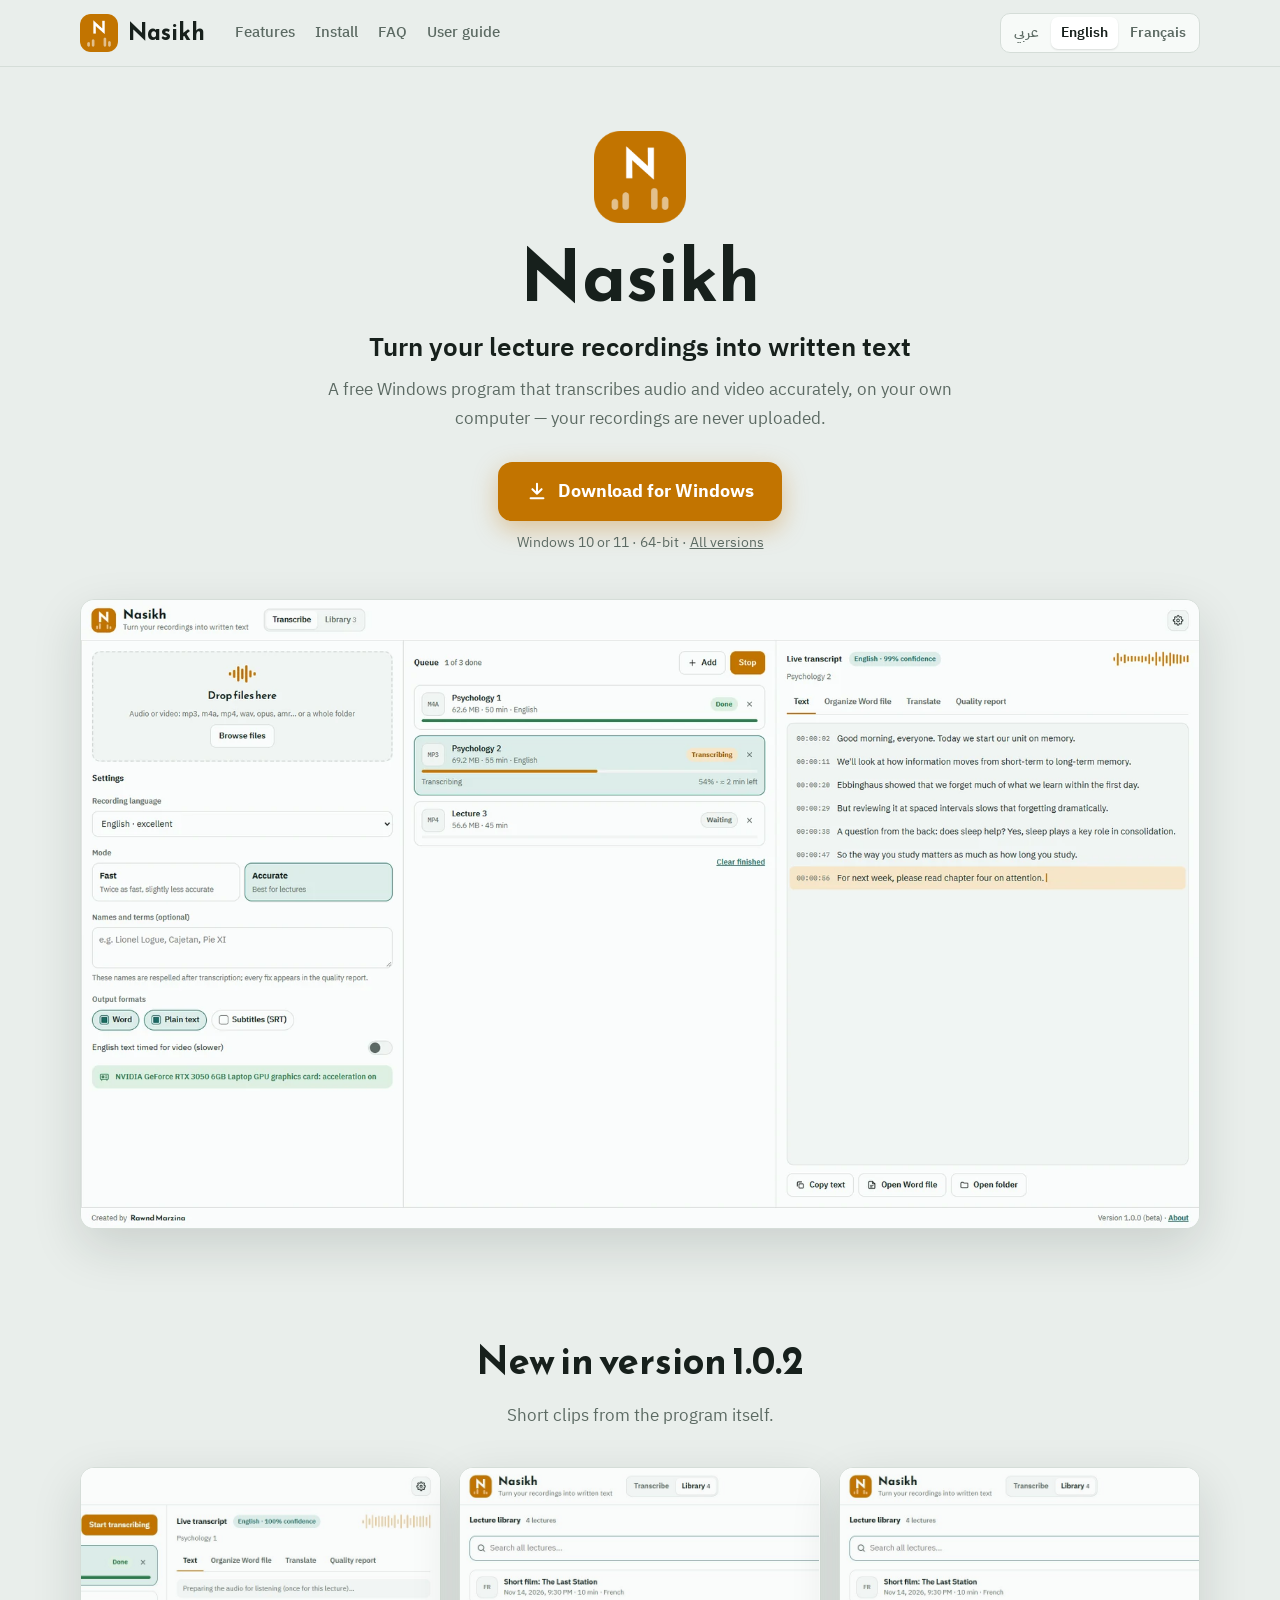
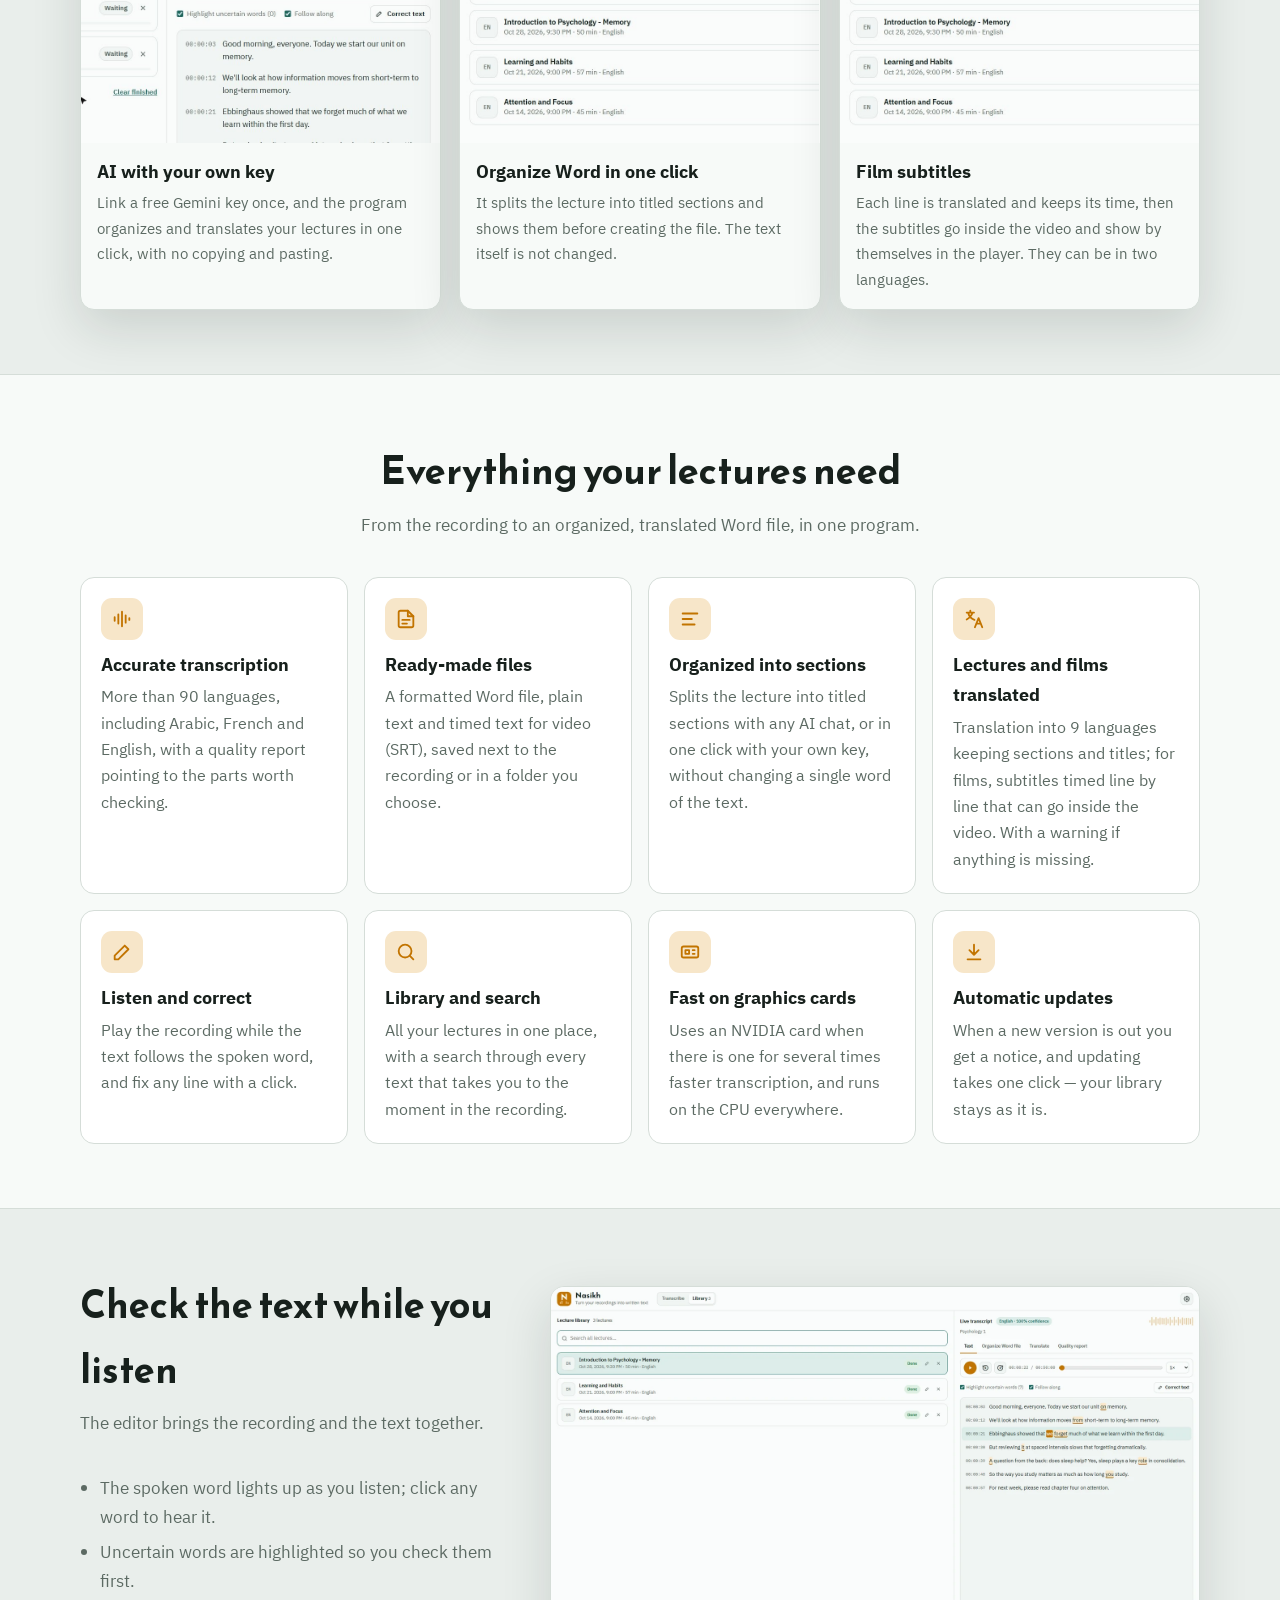
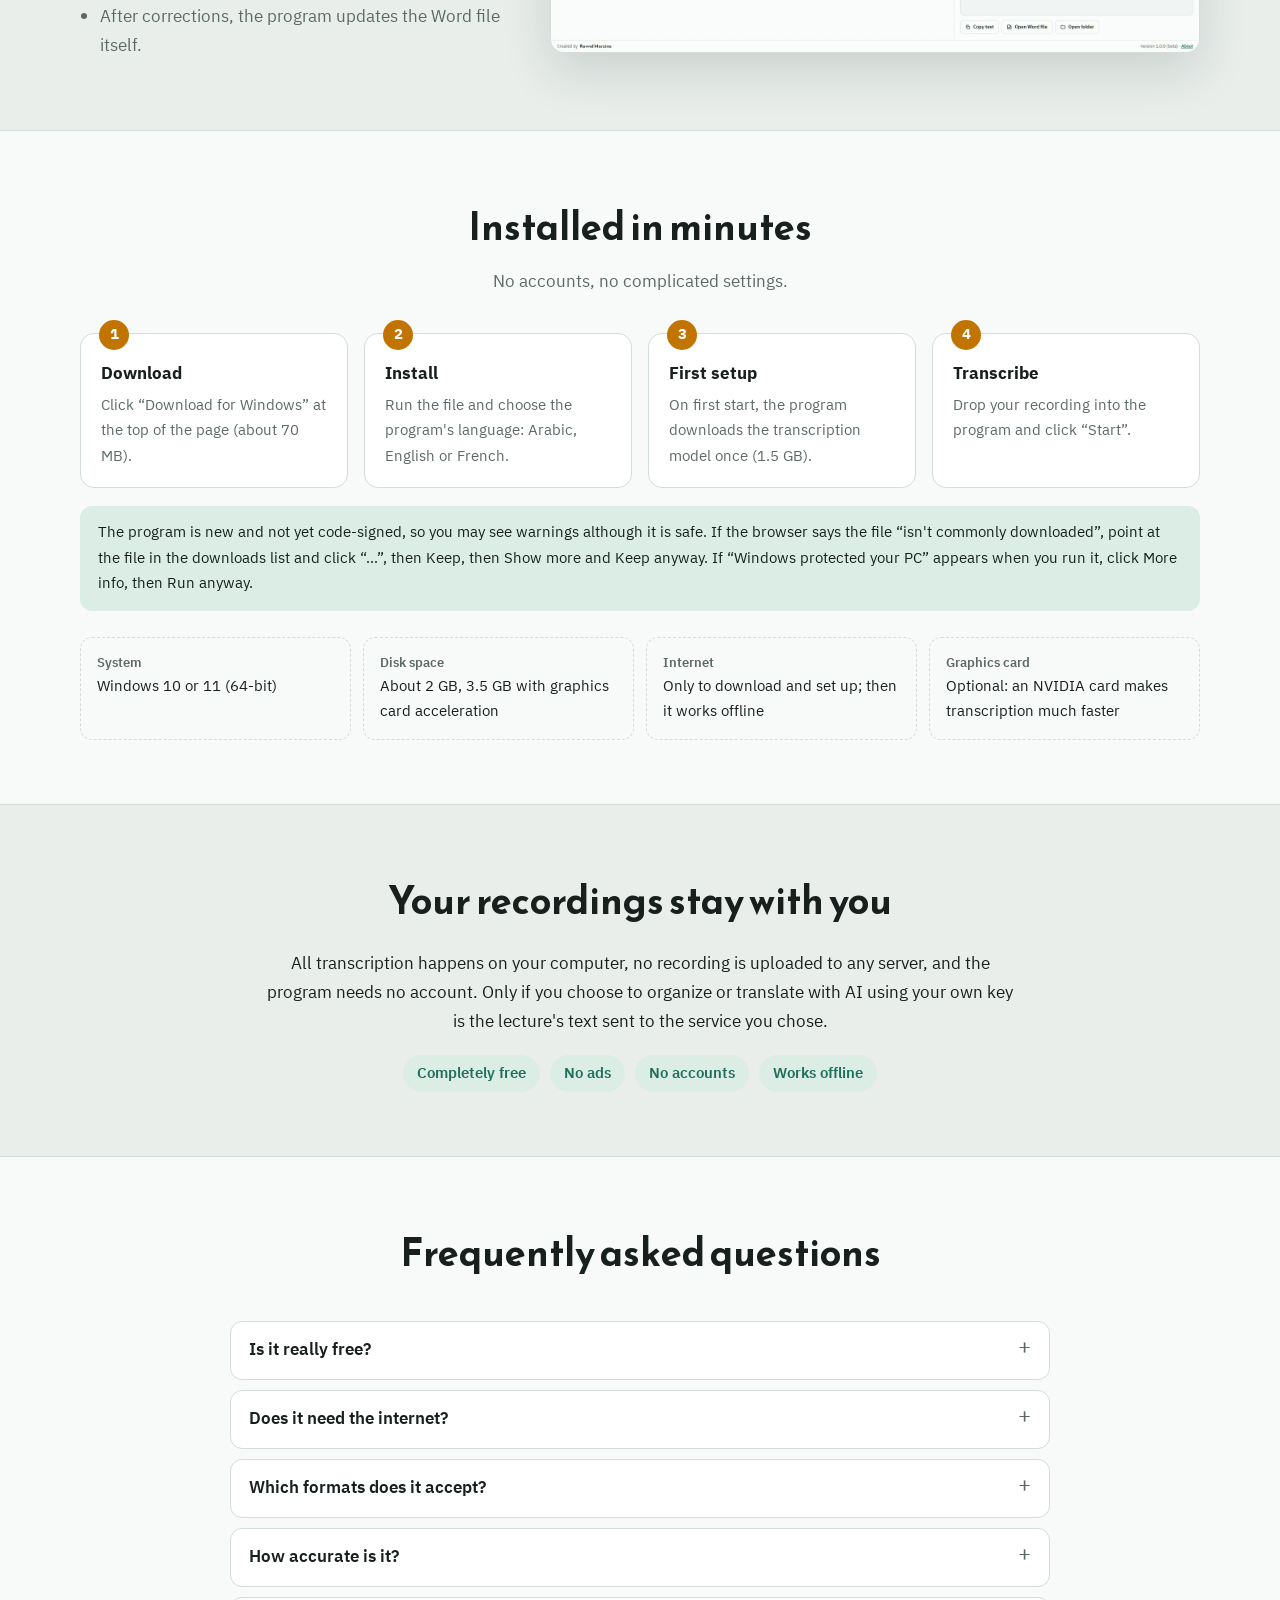
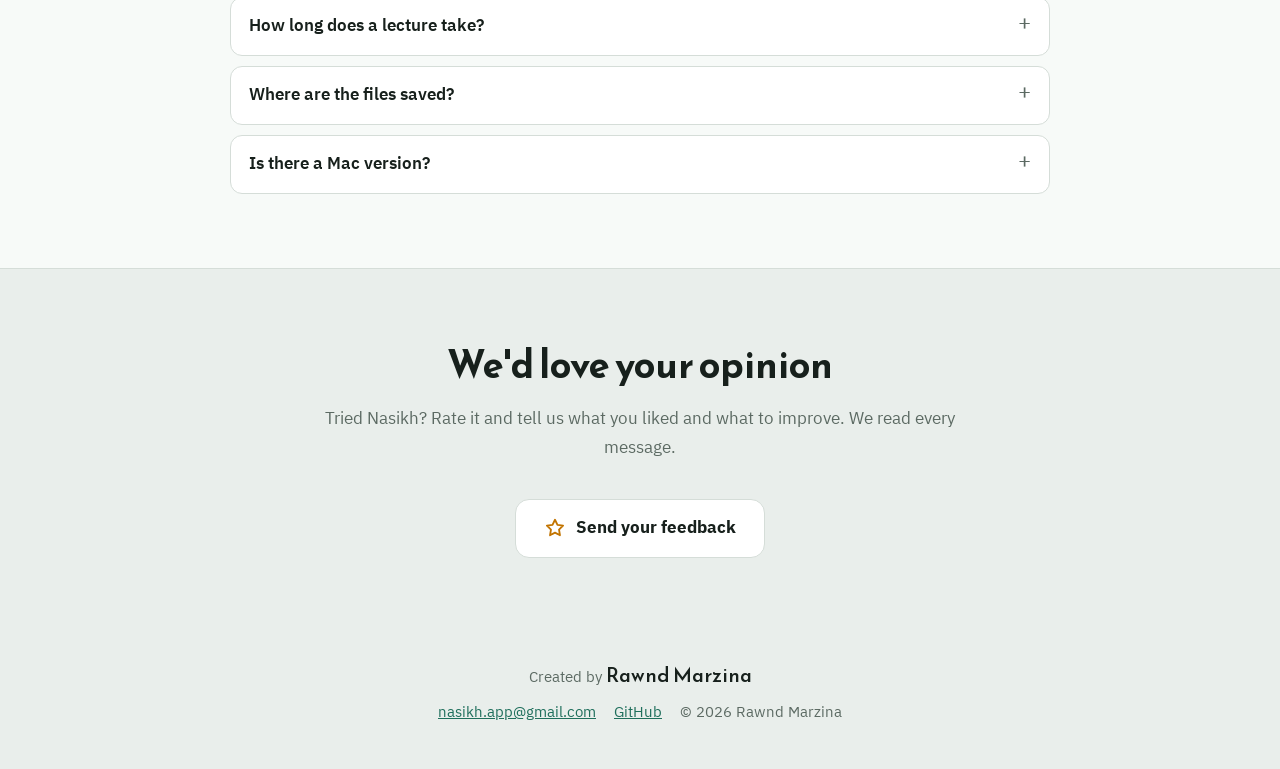
<file: docs/index.html>
<!doctype html>
<html lang="ar" dir="rtl">
<head>
<meta charset="utf-8">
<meta name="viewport" content="width=device-width, initial-scale=1">
<title>ناسخ · Nasikh</title>
<meta name="description" content="ناسخ: برنامج مجاني يحوّل تسجيلات المحاضرات إلى نص مكتوب على جهازك. Nasikh: free lecture transcription for Windows.">
<meta property="og:title" content="ناسخ · Nasikh">
<meta property="og:description" content="حوّل تسجيلات محاضراتك إلى نص مكتوب، مجاناً وعلى جهازك · Turn your lecture recordings into written text, free.">
<meta property="og:image" content="img/shot-ar-transcribe.webp">
<link rel="icon" type="image/png" href="img/favicon.png" id="favicon">
<link rel="stylesheet" href="fonts/fonts.css">
<link rel="stylesheet" href="style.css">
</head>
<body>

<header>
  <div class="wrap bar">
    <a class="brand" href="#top"><img class="mark" src="img/icon.png" alt=""><span data-t="name"></span></a>
    <nav class="links">
      <a href="#features" data-t="navFeatures"></a>
      <a href="#install" data-t="navInstall"></a>
      <a href="#faq" data-t="navFaq"></a>
      <a href="guide.html" data-t="navGuide"></a>
    </nav>
    <div class="langs" role="group" aria-label="Language">
      <button type="button" data-lang="ar">عربي</button>
      <button type="button" data-lang="en">English</button>
      <button type="button" data-lang="fr">Français</button>
    </div>
  </div>
</header>

<main id="top">
  <div class="wrap hero">
    <img class="logo mark" src="img/icon.png" alt="">
    <h1 data-t="name"></h1>
    <p class="tag" data-t="tagline"></p>
    <p class="sub" data-t="sub"></p>
    <div class="cta">
      <a class="btn btn-main" id="dl" href="https://github.com/nasikh-app/nasikh/releases/latest">
        <svg viewBox="0 0 24 24" fill="none" stroke="currentColor" stroke-width="2.2" stroke-linecap="round" stroke-linejoin="round" aria-hidden="true"><path d="M12 4v11M7 10l5 5 5-5M5 20h14"/></svg>
        <span data-t="download"></span>
      </a>
      <span class="count" id="dlCount" hidden></span>
      <span class="meta"><span id="dlMeta" data-t="requires"></span> · <a href="https://github.com/nasikh-app/nasikh/releases" data-t="allVersions"></a></span>
    </div>
    <div class="shot"><img id="shotMain" src="img/shot-ar-transcribe.webp" width="1600" height="900" alt=""></div>
  </div>

  <section id="new">
    <div class="wrap">
      <h2 data-t="newTitle"></h2>
      <p class="lead" data-t="newLead"></p>
      <div class="clips">
        <figure class="clip"><video data-clip="ai" muted loop playsinline autoplay preload="metadata"></video><figcaption><h3 data-t="n1t"></h3><p data-t="n1"></p></figcaption></figure>
        <figure class="clip"><video data-clip="organize" muted loop playsinline autoplay preload="metadata"></video><figcaption><h3 data-t="n2t"></h3><p data-t="n2"></p></figcaption></figure>
        <figure class="clip"><video data-clip="film" muted loop playsinline autoplay preload="metadata"></video><figcaption><h3 data-t="n3t"></h3><p data-t="n3"></p></figcaption></figure>
      </div>
    </div>
  </section>

  <section id="features" class="alt">
    <div class="wrap">
      <h2 data-t="featTitle"></h2>
      <p class="lead" data-t="featLead"></p>
      <div class="grid">
        <div class="card"><div class="ic"><svg viewBox="0 0 24 24" fill="none" stroke="currentColor" stroke-width="2" stroke-linecap="round" aria-hidden="true"><path d="M4 10v4M8 7v10M12 4v16M16 8v8M20 11v2"/></svg></div><h3 data-t="f1t"></h3><p data-t="f1"></p></div>
        <div class="card"><div class="ic"><svg viewBox="0 0 24 24" fill="none" stroke="currentColor" stroke-width="2" stroke-linecap="round" stroke-linejoin="round" aria-hidden="true"><path d="M14 3H6a2 2 0 0 0-2 2v14a2 2 0 0 0 2 2h12a2 2 0 0 0 2-2V9z"/><path d="M14 3v6h6M8 13h8M8 17h5"/></svg></div><h3 data-t="f2t"></h3><p data-t="f2"></p></div>
        <div class="card"><div class="ic"><svg viewBox="0 0 24 24" fill="none" stroke="currentColor" stroke-width="2" stroke-linecap="round" aria-hidden="true"><path d="M4 6h16M4 12h10M4 18h13"/></svg></div><h3 data-t="f3t"></h3><p data-t="f3"></p></div>
        <div class="card"><div class="ic"><svg viewBox="0 0 24 24" fill="none" stroke="currentColor" stroke-width="2" stroke-linecap="round" stroke-linejoin="round" aria-hidden="true"><path d="M4 5h8M8 3v2M5.5 5c1 4 4 7 7 8M10.5 5c-1 3-3.5 6-6.5 7.5M13 21l4-10 4 10M14.5 17h5"/></svg></div><h3 data-t="f4t"></h3><p data-t="f4"></p></div>
        <div class="card"><div class="ic"><svg viewBox="0 0 24 24" fill="none" stroke="currentColor" stroke-width="2" stroke-linecap="round" stroke-linejoin="round" aria-hidden="true"><path d="M4 20h4L19 9l-4-4L4 16z"/></svg></div><h3 data-t="f5t"></h3><p data-t="f5"></p></div>
        <div class="card"><div class="ic"><svg viewBox="0 0 24 24" fill="none" stroke="currentColor" stroke-width="2" stroke-linecap="round" aria-hidden="true"><circle cx="11" cy="11" r="7"/><path d="M20 20l-3.5-3.5"/></svg></div><h3 data-t="f6t"></h3><p data-t="f6"></p></div>
        <div class="card"><div class="ic"><svg viewBox="0 0 24 24" fill="none" stroke="currentColor" stroke-width="2" stroke-linecap="round" stroke-linejoin="round" aria-hidden="true"><rect x="3" y="6" width="18" height="12" rx="2"/><path d="M7 10h4v4H7zM15 10h2M15 14h2"/></svg></div><h3 data-t="f7t"></h3><p data-t="f7"></p></div>
        <div class="card"><div class="ic"><svg viewBox="0 0 24 24" fill="none" stroke="currentColor" stroke-width="2" stroke-linecap="round" stroke-linejoin="round" aria-hidden="true"><path d="M12 4v11M7 10l5 5 5-5M5 20h14"/></svg></div><h3 data-t="f8t"></h3><p data-t="f8"></p></div>
      </div>
    </div>
  </section>

  <section>
    <div class="wrap show">
      <div>
        <h2 data-t="edTitle"></h2>
        <p class="lead" data-t="edLead"></p>
        <ul><li data-t="ed1"></li><li data-t="ed2"></li><li data-t="ed3"></li></ul>
      </div>
      <div class="shot"><img id="shotEditor" src="img/shot-ar-editor.webp" width="1600" height="900" alt="" loading="lazy"></div>
    </div>
  </section>

  <section id="install" class="alt">
    <div class="wrap">
      <h2 data-t="insTitle"></h2>
      <p class="lead" data-t="insLead"></p>
      <div class="steps">
        <div class="step"><h3 data-t="s1t"></h3><p data-t="s1"></p></div>
        <div class="step"><h3 data-t="s2t"></h3><p data-t="s2"></p></div>
        <div class="step"><h3 data-t="s3t"></h3><p data-t="s3"></p></div>
        <div class="step"><h3 data-t="s4t"></h3><p data-t="s4"></p></div>
      </div>
      <p class="note" data-t="smartscreen"></p>
      <div class="req">
        <div><b data-t="rOsT"></b><span data-t="rOs"></span></div>
        <div><b data-t="rDiskT"></b><span data-t="rDisk"></span></div>
        <div><b data-t="rNetT"></b><span data-t="rNet"></span></div>
        <div><b data-t="rGpuT"></b><span data-t="rGpu"></span></div>
      </div>
    </div>
  </section>

  <section>
    <div class="wrap privacy">
      <h2 data-t="prTitle"></h2>
      <p data-t="pr"></p>
      <div class="badges"><span data-t="b1"></span><span data-t="b2"></span><span data-t="b3"></span><span data-t="b4"></span></div>
    </div>
  </section>

  <section id="faq" class="alt">
    <div class="wrap faq">
      <h2 data-t="faqTitle"></h2>
      <p class="lead"></p>
      <details><summary data-t="q1"></summary><p data-t="a1"></p></details>
      <details><summary data-t="q2"></summary><p data-t="a2"></p></details>
      <details><summary data-t="q3"></summary><p data-t="a3"></p></details>
      <details><summary data-t="q4"></summary><p data-t="a4"></p></details>
      <details><summary data-t="q5"></summary><p data-t="a5"></p></details>
      <details><summary data-t="q6"></summary><p data-t="a6"></p></details>
      <details><summary data-t="q7"></summary><p data-t="a7"></p></details>
    </div>
  </section>
  <section class="feedback">
    <div class="wrap">
      <h2 data-t="fbTitle"></h2>
      <p class="lead" data-t="fb"></p>
      <a class="btn" id="fbBtn" href="mailto:nasikh.app@gmail.com" target="_blank" rel="noopener">
        <svg viewBox="0 0 24 24" fill="none" stroke="currentColor" stroke-width="2" stroke-linecap="round" stroke-linejoin="round" aria-hidden="true"><path d="M12 3l2.7 5.6 6.1.9-4.4 4.3 1 6.1L12 17l-5.4 2.9 1-6.1L3.2 9.5l6.1-.9z"/></svg>
        <span data-t="fbBtn"></span>
      </a>
    </div>
  </section>
</main>

<footer>
  <div class="wrap">
    <div><span data-t="by"></span> <bdi class="credit" dir="ltr">Rawnd Marzina</bdi></div>
    <div class="row">
      <a href="mailto:nasikh.app@gmail.com" dir="ltr">nasikh.app@gmail.com</a>
      <a href="https://github.com/nasikh-app/nasikh">GitHub</a>
      <span dir="ltr">© 2026 Rawnd Marzina</span>
    </div>
  </div>
</footer>

<script>
(function () {
  "use strict";
  var T = {
    ar: {
      title: "ناسخ · برنامج مجاني لتفريغ المحاضرات", name: "ناسخ",
      navFeatures: "المزايا", navInstall: "التثبيت", navFaq: "أسئلة شائعة", navGuide: "دليل الاستخدام",
      tagline: "حوّل تسجيلات محاضراتك إلى نص مكتوب",
      sub: "برنامج مجاني لويندوز يفرّغ الصوت والفيديو بدقة، ويعمل على جهازك دون رفع تسجيلاتك إلى أي مكان.",
      download: "تنزيل لويندوز", requires: "ويندوز 10 أو 11 · 64 بت", allVersions: "كل الإصدارات",
      meta: "الإصدار {v} · {s} م.ب · ويندوز 10 أو 11", beta: "تجريبي",
      featTitle: "كل ما تحتاجه لمحاضراتك", featLead: "من التسجيل إلى ملف Word مرتّب ومترجم، في برنامج واحد.",
      f1t: "تفريغ دقيق", f1: "أكثر من 90 لغة، منها العربية والفرنسية والإنجليزية، مع تقرير جودة يدلّك على المواضع التي تحتاج مراجعة.",
      f2t: "ملفات جاهزة", f2: "ملف Word منسّق، ونص عادي، ونص بتوقيت للفيديو (SRT)، تُحفظ بجانب التسجيل أو في المجلد الذي تختاره.",
      f3t: "ترتيب في أقسام", f3: "يقسّم المحاضرة إلى أقسام بعناوين بمساعدة أي منصة ذكاء اصطناعي، أو بضغطة واحدة بمفتاحك الخاص، دون أن يغيّر كلمة واحدة من النص.",
      f4t: "ترجمة المحاضرات والأفلام", f4: "ترجمة إلى 9 لغات مع الحفاظ على الأقسام والعناوين، وللأفلام ترجمة بتوقيت كل سطر تُدمج داخل الفيديو، مع تنبيه إذا نقص شيء.",
      f5t: "استماع وتصحيح", f5: "استمع إلى التسجيل والنص يتابع الكلمة المقروءة، وصحّح أي سطر بضغطة.",
      f6t: "مكتبة وبحث", f6: "كل محاضراتك في مكان واحد، مع بحث في نصوصها كلها يأخذك إلى اللحظة نفسها في التسجيل.",
      f7t: "سريع على كرت الشاشة", f7: "يستعمل كرت NVIDIA إن وُجد ليكون التفريغ أسرع بعدة مرات، ويعمل على المعالج في كل الأجهزة.",
      f8t: "تحديثات تلقائية", f8: "عند صدور نسخة جديدة يظهر تنبيه، والتحديث بضغطة دون أن تتأثر مكتبتك.",
      edTitle: "راجع النص وأنت تستمع", edLead: "المحرر يجمع التسجيل والنص في شاشة واحدة.",
      ed1: "الكلمة المقروءة تتلوّن مع الصوت، واضغط أي كلمة لتسمعها.",
      ed2: "الكلمات غير المؤكدة مميّزة لتراجعها أولاً.",
      ed3: "بعد التصحيح يحدّث البرنامج ملف Word نفسه.",
      insTitle: "التثبيت في دقائق", insLead: "بلا حسابات ولا إعدادات معقدة.",
      s1t: "نزّل البرنامج", s1: "اضغط «تنزيل لويندوز» أعلى الصفحة (حوالي 70 م.ب).",
      s2t: "ثبّته", s2: "شغّل الملف، واختر لغة البرنامج: العربية أو الإنجليزية أو الفرنسية.",
      s3t: "التجهيز الأول", s3: "عند أول تشغيل ينزّل البرنامج نموذج التفريغ مرة واحدة فقط (1.5 غ.ب).",
      s4t: "ابدأ التفريغ", s4: "اسحب تسجيلك إلى البرنامج واضغط «ابدأ التفريغ».",
      smartscreen: "البرنامج جديد وغير موقّع رقمياً بعد، لذلك قد تظهر تحذيرات وهو سليم. إن قال المتصفح إن الملف «⁨isn't commonly downloaded⁩» فمرّر الماوس على الملف في قائمة التنزيلات واضغط «…» ثم ⁨Keep⁩، ثم ⁨Show more⁩ ثم ⁨Keep anyway⁩. وإن ظهر «⁨Windows protected your PC⁩» عند التشغيل فاضغط ⁨More info⁩ ثم ⁨Run anyway⁩.",
      rOsT: "النظام", rOs: "ويندوز 10 أو 11 (64 بت)",
      rDiskT: "المساحة", rDisk: "حوالي 2 غ.ب، و3.5 غ.ب مع تسريع كرت الشاشة",
      rNetT: "الإنترنت", rNet: "للتنزيل والتجهيز الأول فقط، ثم يعمل دونه",
      rGpuT: "كرت الشاشة", rGpu: "اختياري: كرت NVIDIA يجعل التفريغ أسرع بكثير",
      prTitle: "تسجيلاتك تبقى عندك", pr: "يجري التفريغ كله على جهازك، ولا يُرفع أي تسجيل إلى أي خادم، ولا يحتاج البرنامج إلى حساب. فقط إن اخترت الترتيب أو الترجمة بالذكاء الاصطناعي بمفتاحك، يُرسل نص المحاضرة إلى الخدمة التي اخترتها.",
      newTitle: "الجديد في الإصدار 1.0.2", newLead: "مقاطع قصيرة من البرنامج نفسه.",
      n1t: "الذكاء الاصطناعي بمفتاحك", n1: "اربط مفتاح Gemini المجاني مرة واحدة، فيرتّب البرنامج محاضراتك ويترجمها بضغطة، بلا نسخ ولصق.",
      n2t: "ترتيب Word بضغطة واحدة", n2: "يقسّم المحاضرة إلى أقسام بعناوين ويريك الأقسام قبل إنشاء الملف. النص نفسه لا يتغيّر.",
      n3t: "ترجمة الأفلام", n3: "يترجم كل سطر ويبقيه في توقيته، ثم يدمج الترجمة داخل الفيديو فتظهر وحدها في المشغّل. ويمكن أن تكون بلغتين.",
      b1: "مجاني بالكامل", b2: "بلا إعلانات", b3: "بلا حسابات", b4: "يعمل دون إنترنت",
      faqTitle: "أسئلة شائعة",
      q1: "هل البرنامج مجاني فعلاً؟", a1: "نعم، مجاني بالكامل وبلا إعلانات ولا اشتراكات.",
      q2: "هل يحتاج إلى إنترنت؟", a2: "فقط للتنزيل والتجهيز الأول. بعدها يفرّغ دون إنترنت. ترتيب المحاضرة وترجمتها يتمّان بنسخ النص إلى منصة ذكاء اصطناعي تختارها.",
      q3: "ما الصيغ التي يقبلها؟", a3: "الصوت والفيديو بأغلب الصيغ: MP3 وM4A وWAV وOPUS وAMR وMP4 وMOV وMKV وغيرها، ومنها رسائل واتساب الصوتية.",
      q4: "ما مدى دقة التفريغ؟", a4: "الدقة عالية في التسجيلات الواضحة. أضف أسماء الأعلام والمصطلحات قبل التفريغ ليصحّح البرنامج إملاءها، وراجع المواضع التي يدلّك عليها تقرير الجودة.",
      q5: "كم يستغرق تفريغ محاضرة؟", a5: "مع كرت شاشة NVIDIA تُفرَّغ محاضرة ساعة في دقائق، وعلى المعالج وحده يستغرق الأمر وقتاً أطول.",
      q6: "أين تُحفظ الملفات؟", a6: "بجانب التسجيل الأصلي، أو في مجلد تختاره من الإعدادات. ونسخة من كل محاضرة تبقى في مكتبة البرنامج.",
      q7: "هل يوجد إصدار للماك؟", a7: "حالياً لويندوز فقط.",
      fbTitle: "رأيك يهمنا", fb: "جرّبت ناسخ؟ قيّمه وأخبرنا بما أعجبك وما نحسّنه. نقرأ كل رأي.", fbBtn: "أرسل رأيك",
      downloads: "نُزّل {n} مرة",
      by: "فكرة وتطوير:"
    },
    en: {
      title: "Nasikh · Free lecture transcription", name: "Nasikh",
      navFeatures: "Features", navInstall: "Install", navFaq: "FAQ", navGuide: "User guide",
      tagline: "Turn your lecture recordings into written text",
      sub: "A free Windows program that transcribes audio and video accurately, on your own computer — your recordings are never uploaded.",
      download: "Download for Windows", requires: "Windows 10 or 11 · 64-bit", allVersions: "All versions",
      meta: "Version {v} · {s} MB · Windows 10 or 11", beta: "beta",
      featTitle: "Everything your lectures need", featLead: "From the recording to an organized, translated Word file, in one program.",
      f1t: "Accurate transcription", f1: "More than 90 languages, including Arabic, French and English, with a quality report pointing to the parts worth checking.",
      f2t: "Ready-made files", f2: "A formatted Word file, plain text and timed text for video (SRT), saved next to the recording or in a folder you choose.",
      f3t: "Organized into sections", f3: "Splits the lecture into titled sections with any AI chat, or in one click with your own key, without changing a single word of the text.",
      f4t: "Lectures and films translated", f4: "Translation into 9 languages keeping sections and titles; for films, subtitles timed line by line that can go inside the video. With a warning if anything is missing.",
      f5t: "Listen and correct", f5: "Play the recording while the text follows the spoken word, and fix any line with a click.",
      f6t: "Library and search", f6: "All your lectures in one place, with a search through every text that takes you to the moment in the recording.",
      f7t: "Fast on graphics cards", f7: "Uses an NVIDIA card when there is one for several times faster transcription, and runs on the CPU everywhere.",
      f8t: "Automatic updates", f8: "When a new version is out you get a notice, and updating takes one click — your library stays as it is.",
      edTitle: "Check the text while you listen", edLead: "The editor brings the recording and the text together.",
      ed1: "The spoken word lights up as you listen; click any word to hear it.",
      ed2: "Uncertain words are highlighted so you check them first.",
      ed3: "After corrections, the program updates the Word file itself.",
      insTitle: "Installed in minutes", insLead: "No accounts, no complicated settings.",
      s1t: "Download", s1: "Click “Download for Windows” at the top of the page (about 70 MB).",
      s2t: "Install", s2: "Run the file and choose the program's language: Arabic, English or French.",
      s3t: "First setup", s3: "On first start, the program downloads the transcription model once (1.5 GB).",
      s4t: "Transcribe", s4: "Drop your recording into the program and click “Start”.",
      smartscreen: "The program is new and not yet code-signed, so you may see warnings although it is safe. If the browser says the file “isn't commonly downloaded”, point at the file in the downloads list and click “…”, then Keep, then Show more and Keep anyway. If “Windows protected your PC” appears when you run it, click More info, then Run anyway.",
      rOsT: "System", rOs: "Windows 10 or 11 (64-bit)",
      rDiskT: "Disk space", rDisk: "About 2 GB, 3.5 GB with graphics card acceleration",
      rNetT: "Internet", rNet: "Only to download and set up; then it works offline",
      rGpuT: "Graphics card", rGpu: "Optional: an NVIDIA card makes transcription much faster",
      prTitle: "Your recordings stay with you", pr: "All transcription happens on your computer, no recording is uploaded to any server, and the program needs no account. Only if you choose to organize or translate with AI using your own key is the lecture's text sent to the service you chose.",
      newTitle: "New in version 1.0.2", newLead: "Short clips from the program itself.",
      n1t: "AI with your own key", n1: "Link a free Gemini key once, and the program organizes and translates your lectures in one click, with no copying and pasting.",
      n2t: "Organize Word in one click", n2: "It splits the lecture into titled sections and shows them before creating the file. The text itself is not changed.",
      n3t: "Film subtitles", n3: "Each line is translated and keeps its time, then the subtitles go inside the video and show by themselves in the player. They can be in two languages.",
      b1: "Completely free", b2: "No ads", b3: "No accounts", b4: "Works offline",
      faqTitle: "Frequently asked questions",
      q1: "Is it really free?", a1: "Yes — completely free, with no ads and no subscriptions.",
      q2: "Does it need the internet?", a2: "Only to download and for the first setup. After that it transcribes offline. Organizing and translating a lecture work by copying the text into an AI chat of your choice.",
      q3: "Which formats does it accept?", a3: "Audio and video in most formats: MP3, M4A, WAV, OPUS, AMR, MP4, MOV, MKV and more, including WhatsApp voice messages.",
      q4: "How accurate is it?", a4: "Very accurate on clear recordings. Add names and terms before transcribing so the program fixes their spelling, and check the parts the quality report points to.",
      q5: "How long does a lecture take?", a5: "With an NVIDIA graphics card, an hour-long lecture takes minutes; on the CPU alone it takes longer.",
      q6: "Where are the files saved?", a6: "Next to the original recording, or in a folder you choose in the settings. A copy of every lecture also stays in the program's library.",
      q7: "Is there a Mac version?", a7: "For now, Windows only.",
      fbTitle: "We'd love your opinion", fb: "Tried Nasikh? Rate it and tell us what you liked and what to improve. We read every message.", fbBtn: "Send your feedback",
      downloads: "Downloaded {n} times",
      by: "Created by"
    },
    fr: {
      title: "Nasikh · Transcription gratuite de cours", name: "Nasikh",
      navFeatures: "Fonctions", navInstall: "Installation", navFaq: "Questions", navGuide: "Guide",
      tagline: "Transformez vos enregistrements de cours en texte",
      sub: "Un programme gratuit pour Windows qui transcrit l'audio et la vidéo avec précision, sur votre ordinateur — vos enregistrements ne sont jamais envoyés ailleurs.",
      download: "Télécharger pour Windows", requires: "Windows 10 ou 11 · 64 bits", allVersions: "Toutes les versions",
      meta: "Version {v} · {s} Mo · Windows 10 ou 11", beta: "bêta",
      featTitle: "Tout ce dont vos cours ont besoin", featLead: "De l'enregistrement à un fichier Word organisé et traduit, dans un seul programme.",
      f1t: "Transcription précise", f1: "Plus de 90 langues, dont l'arabe, le français et l'anglais, avec un rapport de qualité qui signale les passages à vérifier.",
      f2t: "Fichiers prêts", f2: "Un fichier Word mis en forme, du texte brut et du texte minuté pour la vidéo (SRT), à côté de l'enregistrement ou dans le dossier de votre choix.",
      f3t: "Organisation en sections", f3: "Découpe le cours en sections titrées avec n'importe quelle IA, ou en un clic avec votre propre clé, sans changer un seul mot du texte.",
      f4t: "Traduction des cours et des films", f4: "Traduction dans 9 langues en gardant sections et titres ; pour les films, des sous-titres minutés ligne par ligne, intégrables à la vidéo. Avec une alerte s'il manque quelque chose.",
      f5t: "Écouter et corriger", f5: "Écoutez l'enregistrement pendant que le texte suit le mot prononcé, et corrigez une ligne d'un clic.",
      f6t: "Bibliothèque et recherche", f6: "Tous vos cours au même endroit, avec une recherche dans tous les textes qui vous amène au moment précis de l'enregistrement.",
      f7t: "Rapide avec une carte graphique", f7: "Utilise une carte NVIDIA s'il y en a une pour une transcription plusieurs fois plus rapide, et fonctionne partout sur le processeur.",
      f8t: "Mises à jour automatiques", f8: "Quand une nouvelle version sort, un avis s'affiche et la mise à jour se fait d'un clic, sans toucher à votre bibliothèque.",
      edTitle: "Vérifiez le texte en écoutant", edLead: "L'éditeur réunit l'enregistrement et le texte.",
      ed1: "Le mot prononcé s'allume pendant l'écoute ; cliquez sur un mot pour l'entendre.",
      ed2: "Les mots incertains sont surlignés pour les vérifier en premier.",
      ed3: "Après correction, le programme met à jour le fichier Word lui-même.",
      insTitle: "Installé en quelques minutes", insLead: "Ni compte, ni réglages compliqués.",
      s1t: "Téléchargez", s1: "Cliquez sur « Télécharger pour Windows » en haut de la page (environ 70 Mo).",
      s2t: "Installez", s2: "Lancez le fichier et choisissez la langue du programme : arabe, anglais ou français.",
      s3t: "Première préparation", s3: "Au premier lancement, le programme télécharge une seule fois le modèle de transcription (1,5 Go).",
      s4t: "Transcrivez", s4: "Déposez votre enregistrement dans le programme et cliquez sur « Démarrer ».",
      smartscreen: "Le programme est nouveau et pas encore signé, des avertissements peuvent donc s'afficher bien qu'il soit sûr. Si le navigateur indique que le fichier « n'est pas téléchargé couramment », pointez le fichier dans la liste des téléchargements et cliquez sur « … », puis Conserver, puis Afficher plus et Conserver quand même. Si « Windows a protégé votre ordinateur » s'affiche au lancement, cliquez sur Informations complémentaires, puis Exécuter quand même.",
      rOsT: "Système", rOs: "Windows 10 ou 11 (64 bits)",
      rDiskT: "Espace disque", rDisk: "Environ 2 Go, 3,5 Go avec l'accélération graphique",
      rNetT: "Internet", rNet: "Seulement pour télécharger et préparer ; ensuite hors ligne",
      rGpuT: "Carte graphique", rGpu: "Facultatif : une carte NVIDIA accélère beaucoup la transcription",
      prTitle: "Vos enregistrements restent chez vous", pr: "Toute la transcription se fait sur votre ordinateur, aucun enregistrement n'est envoyé à un serveur, et le programme ne demande aucun compte. Seulement si vous choisissez d'organiser ou de traduire avec l'IA et votre propre clé, le texte du cours est envoyé au service choisi.",
      newTitle: "Nouveau dans la version 1.0.2", newLead: "De courtes vidéos du programme lui-même.",
      n1t: "L'IA avec votre propre clé", n1: "Reliez une fois une clé Gemini gratuite, et le programme organise et traduit vos cours en un clic, sans copier-coller.",
      n2t: "Organiser le Word en un clic", n2: "Il découpe le cours en sections titrées et vous les montre avant de créer le fichier. Le texte lui-même ne change pas.",
      n3t: "Sous-titres de films", n3: "Chaque ligne est traduite et garde son minutage, puis les sous-titres sont intégrés à la vidéo et s'affichent tout seuls dans le lecteur. Ils peuvent être en deux langues.",
      b1: "Entièrement gratuit", b2: "Sans publicité", b3: "Sans compte", b4: "Fonctionne hors ligne",
      faqTitle: "Questions fréquentes",
      q1: "Est-ce vraiment gratuit ?", a1: "Oui, entièrement gratuit, sans publicité ni abonnement.",
      q2: "Faut-il internet ?", a2: "Seulement pour télécharger et pour la première préparation. Ensuite la transcription se fait hors ligne. L'organisation et la traduction d'un cours se font en copiant le texte dans l'IA de votre choix.",
      q3: "Quels formats sont acceptés ?", a3: "L'audio et la vidéo dans la plupart des formats : MP3, M4A, WAV, OPUS, AMR, MP4, MOV, MKV et d'autres, y compris les messages vocaux WhatsApp.",
      q4: "Quelle est la précision ?", a4: "Très bonne sur les enregistrements clairs. Ajoutez les noms et les termes avant la transcription pour que le programme corrige leur orthographe, et vérifiez les passages signalés par le rapport de qualité.",
      q5: "Combien de temps pour un cours ?", a5: "Avec une carte graphique NVIDIA, un cours d'une heure prend quelques minutes ; sur le processeur seul, c'est plus long.",
      q6: "Où sont enregistrés les fichiers ?", a6: "À côté de l'enregistrement d'origine, ou dans un dossier choisi dans les réglages. Une copie de chaque cours reste aussi dans la bibliothèque du programme.",
      q7: "Existe-t-il une version Mac ?", a7: "Pour l'instant, Windows seulement.",
      fbTitle: "Votre avis compte", fb: "Vous avez essayé Nasikh ? Notez-le et dites-nous ce qui vous a plu et ce qu'il faut améliorer. Nous lisons chaque message.", fbBtn: "Donner votre avis",
      downloads: "Téléchargé {n} fois",
      by: "Créé par"
    }
  };
  // Set once the accounts exist (see packaging/github/WEBSITE.md).
  var CONFIG = {
    goatcounter: "nasikh",  // https://nasikh.goatcounter.com (private visitor statistics)
    feedback: "https://forms.gle/FH2LsjnkosEtTKuNA",  // Google Form (rating + comments), answers go to nasikh.app@gmail.com
    showDownloadsFrom: 100  // the download count appears on the page from this number (always with ?stats)
  };
  var release = null, downloads = 0;

  if (CONFIG.goatcounter) {  // cookie-free statistics, seen only by the site's owner
    var gc = document.createElement("script");
    gc.async = true;
    gc.src = "https://gc.zgo.at/count.js";
    gc.setAttribute("data-goatcounter", "https://" + CONFIG.goatcounter + ".goatcounter.com/count");
    document.head.appendChild(gc);
  }
  if (CONFIG.feedback) document.getElementById("fbBtn").href = CONFIG.feedback;

  function pickLang() {
    var m = /[?&]lang=(ar|en|fr)/.exec(location.search);
    if (m) return m[1];
    try { var saved = localStorage.getItem("nasikh-lang"); if (T[saved]) return saved; } catch (e) {}
    var nav = (navigator.language || "ar").slice(0, 2);
    return T[nav] ? nav : "ar";
  }

  function apply(lang) {
    var t = T[lang], root = document.documentElement;
    root.lang = lang;
    root.dir = lang === "ar" ? "rtl" : "ltr";
    document.title = t.title;
    document.querySelectorAll("[data-t]").forEach(function (el) { el.textContent = t[el.getAttribute("data-t")] || ""; });
    document.querySelectorAll(".langs button").forEach(function (b) { b.setAttribute("aria-pressed", String(b.dataset.lang === lang)); });
    // the logo letter follows the language, as in the program: ن in Arabic, N otherwise
    var latin = lang === "ar" ? "" : "-latin";
    document.querySelectorAll("img.mark").forEach(function (im) { im.src = "img/icon" + latin + ".png"; });
    document.getElementById("favicon").href = "img/favicon" + latin + ".png";
    document.getElementById("shotMain").src = "img/shot-" + lang + "-transcribe.webp";
    document.getElementById("shotMain").alt = t.tagline;
    document.getElementById("shotEditor").src = "img/shot-" + lang + "-editor.webp";
    document.querySelectorAll("video[data-clip]").forEach(function (v) {
      var src = "img/new-" + v.dataset.clip + "-" + lang + ".mp4";
      if (v.getAttribute("src") === src) return;
      v.setAttribute("poster", "img/new-" + v.dataset.clip + "-" + lang + ".jpg");
      v.setAttribute("src", src);
      var p = v.play(); if (p && p.catch) p.catch(function () {});
    });
    document.getElementById("shotEditor").alt = t.edTitle;
    if (release) {
      var v = release.version.split("-");
      document.getElementById("dlMeta").textContent = t.meta.replace("{v}", v[0] + (v[1] ? " (" + t.beta + ")" : ""))
        .replace("{s}", Math.round(release.size / 1048576));
    }
    var count = document.getElementById("dlCount");
    count.hidden = !(downloads && (downloads >= CONFIG.showDownloadsFrom || /[?&]stats\b/.test(location.search)));
    count.textContent = t.downloads.replace("{n}", downloads.toLocaleString(lang === "ar" ? "en" : lang));
    if (!CONFIG.feedback) {
      document.getElementById("fbBtn").href = "mailto:nasikh.app@gmail.com?subject=" + encodeURIComponent(t.fbBtn + " · Nasikh");
    }
    try { localStorage.setItem("nasikh-lang", lang); } catch (e) {}
  }

  var lang = pickLang();
  apply(lang);
  document.querySelectorAll(".langs button").forEach(function (b) {
    b.addEventListener("click", function () { lang = b.dataset.lang; apply(lang); });
  });

  // The download button points straight at the newest installer.
  // All releases at once: the newest one feeds the download button, all of them the count.
  fetch("https://api.github.com/repos/nasikh-app/nasikh/releases?per_page=100")
    .then(function (r) { return r.ok ? r.json() : null; })
    .then(function (list) {
      if (!list) return;
      var setup = function (rel) {
        return (rel.assets || []).filter(function (a) { return /^Nasikh-Setup-.*\.exe$/.test(a.name); })[0];
      };
      list.forEach(function (rel) { var a = setup(rel); if (a) downloads += a.download_count || 0; });
      var latest = list.filter(function (rel) { return !rel.draft && !rel.prerelease && setup(rel); })[0];
      if (latest) {
        var asset = setup(latest);
        document.getElementById("dl").href = asset.browser_download_url;
        release = { version: String(latest.tag_name).replace(/^v/, ""), size: asset.size };
      }
      apply(lang);
    })
    .catch(function () {});
})();
</script>
</body>
</html>
</file>
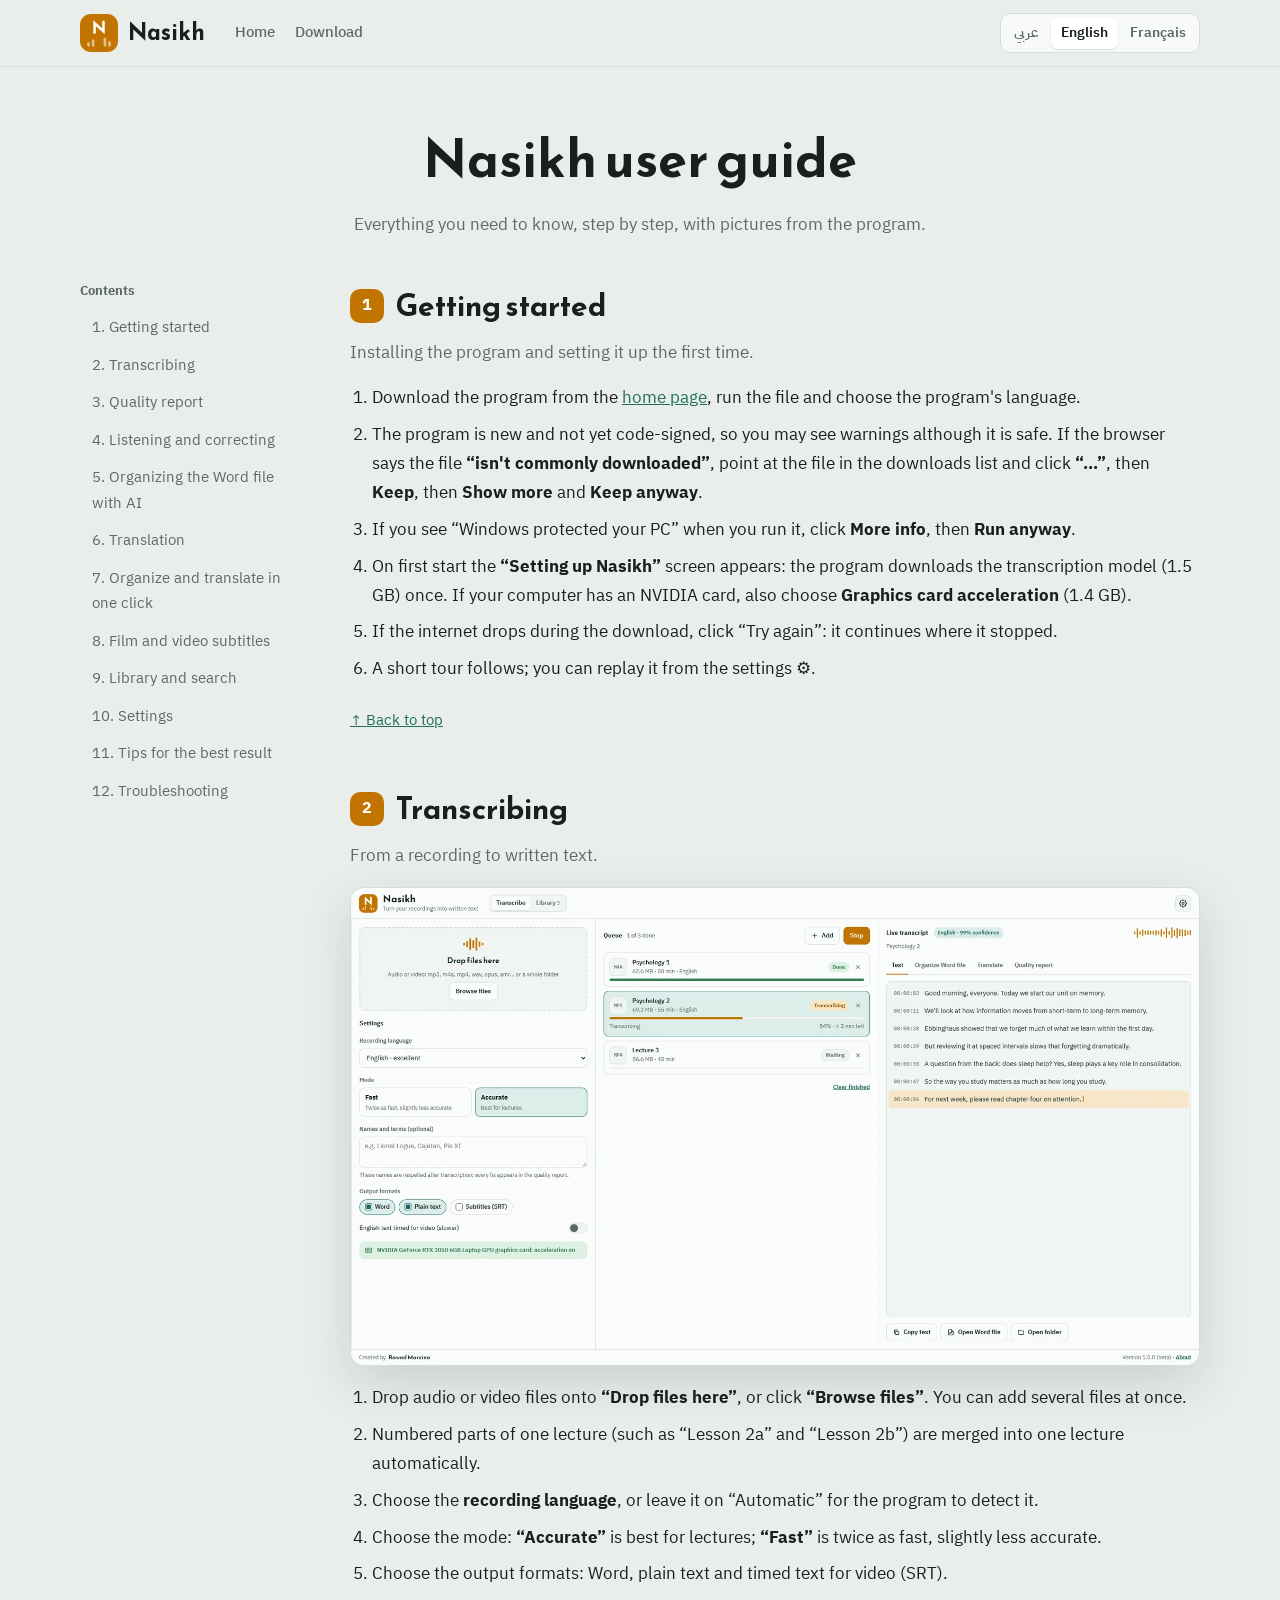
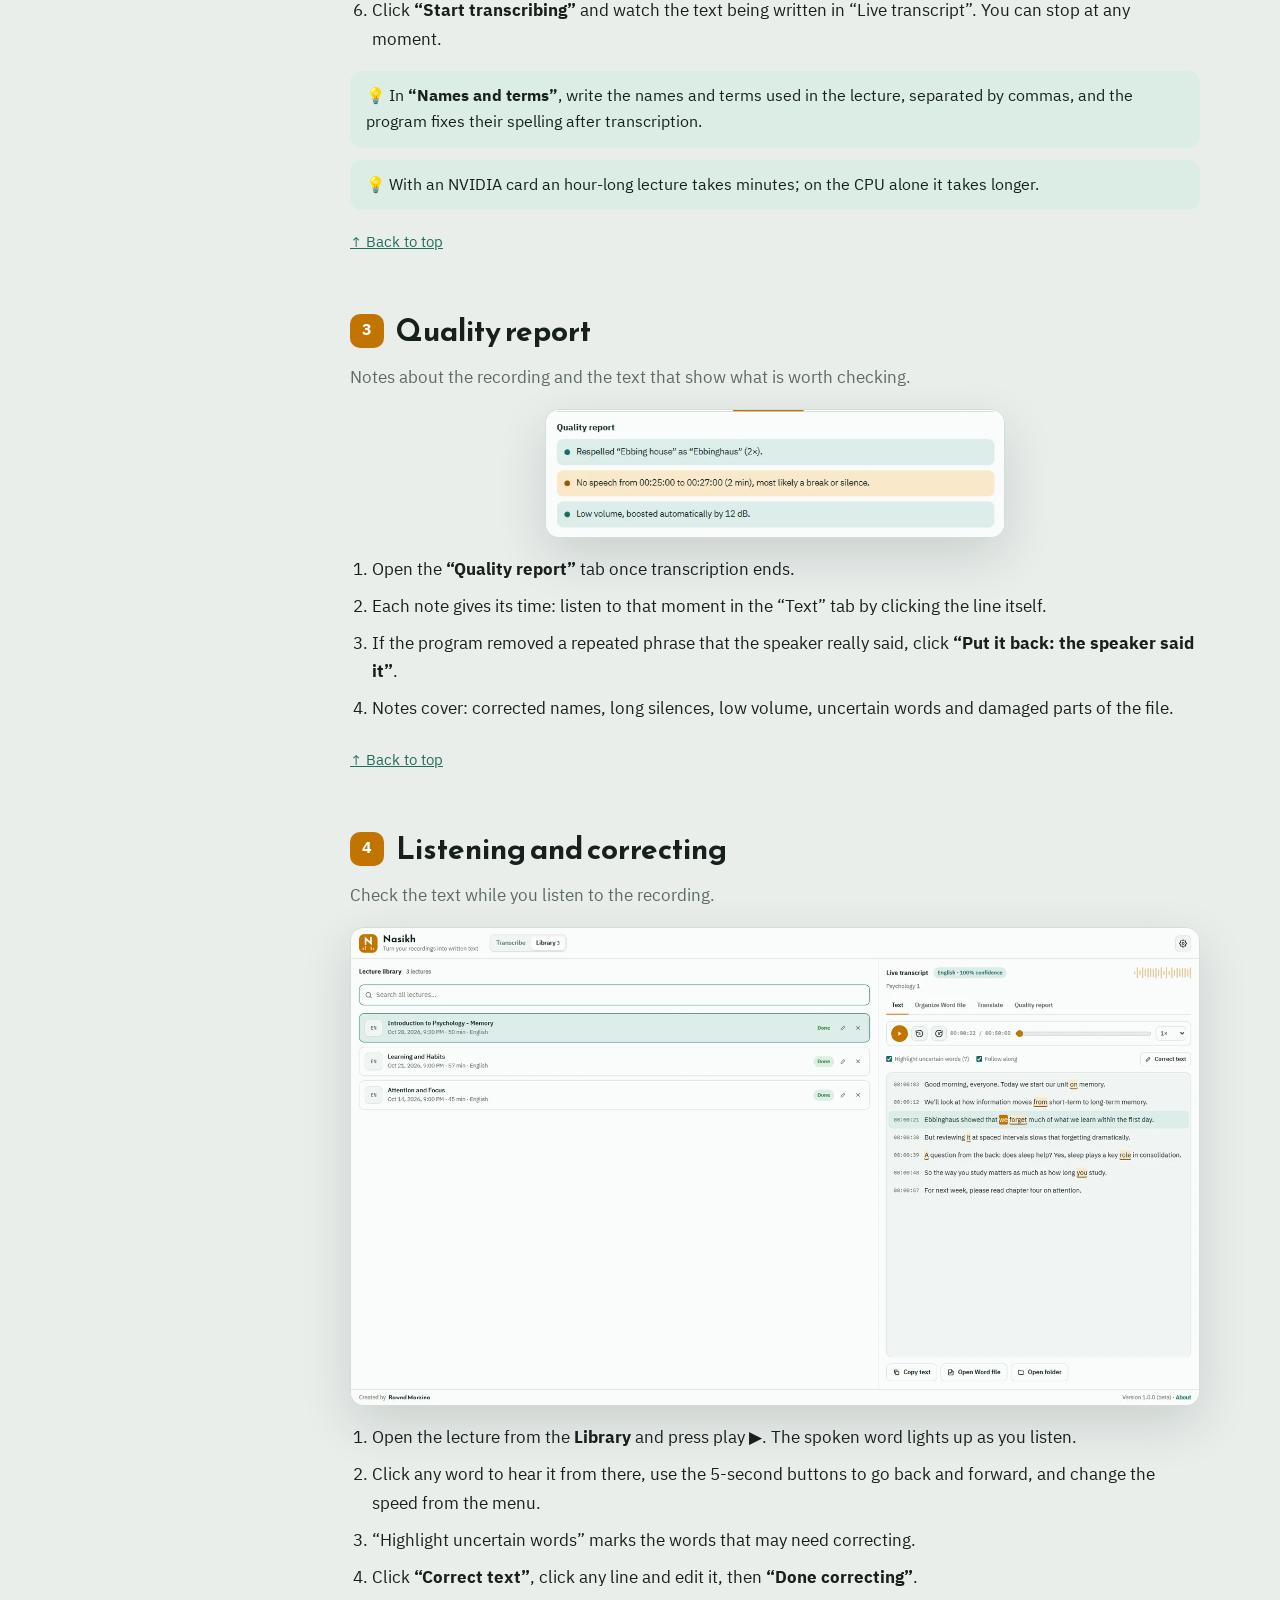
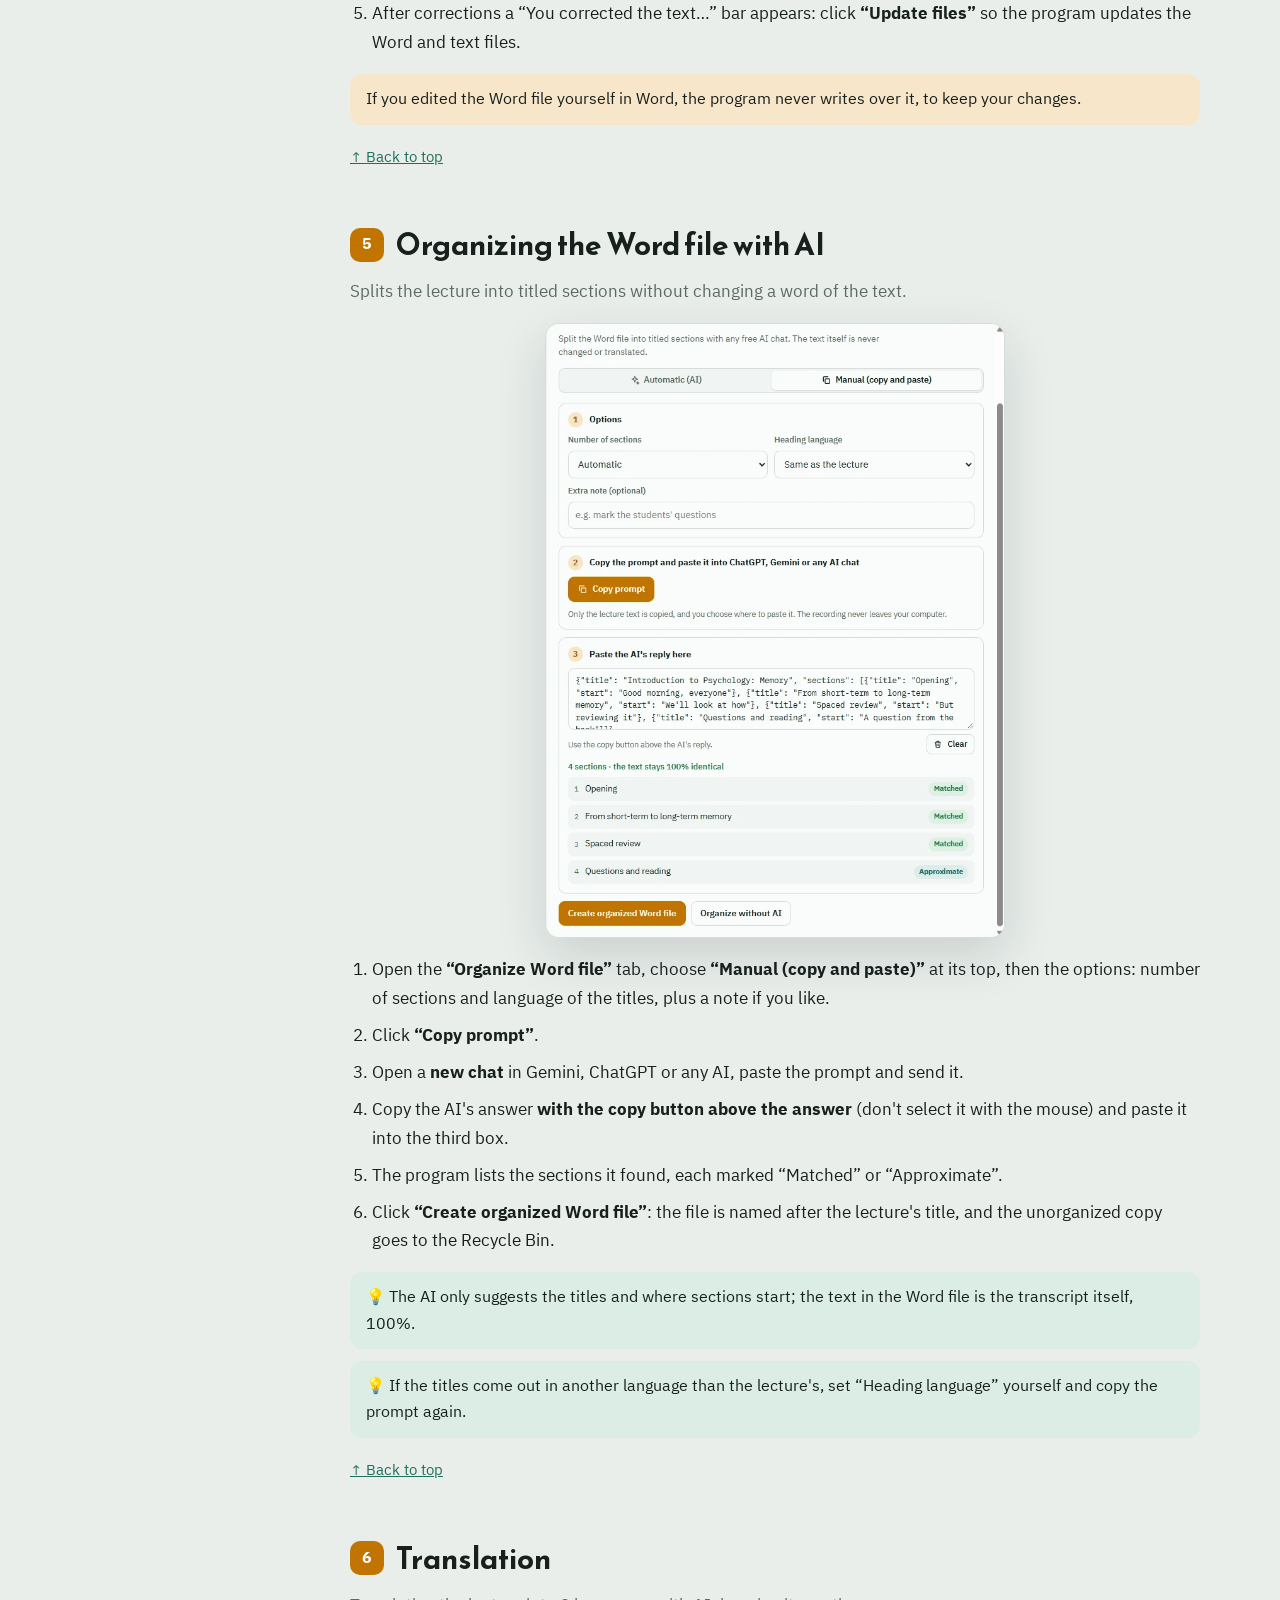
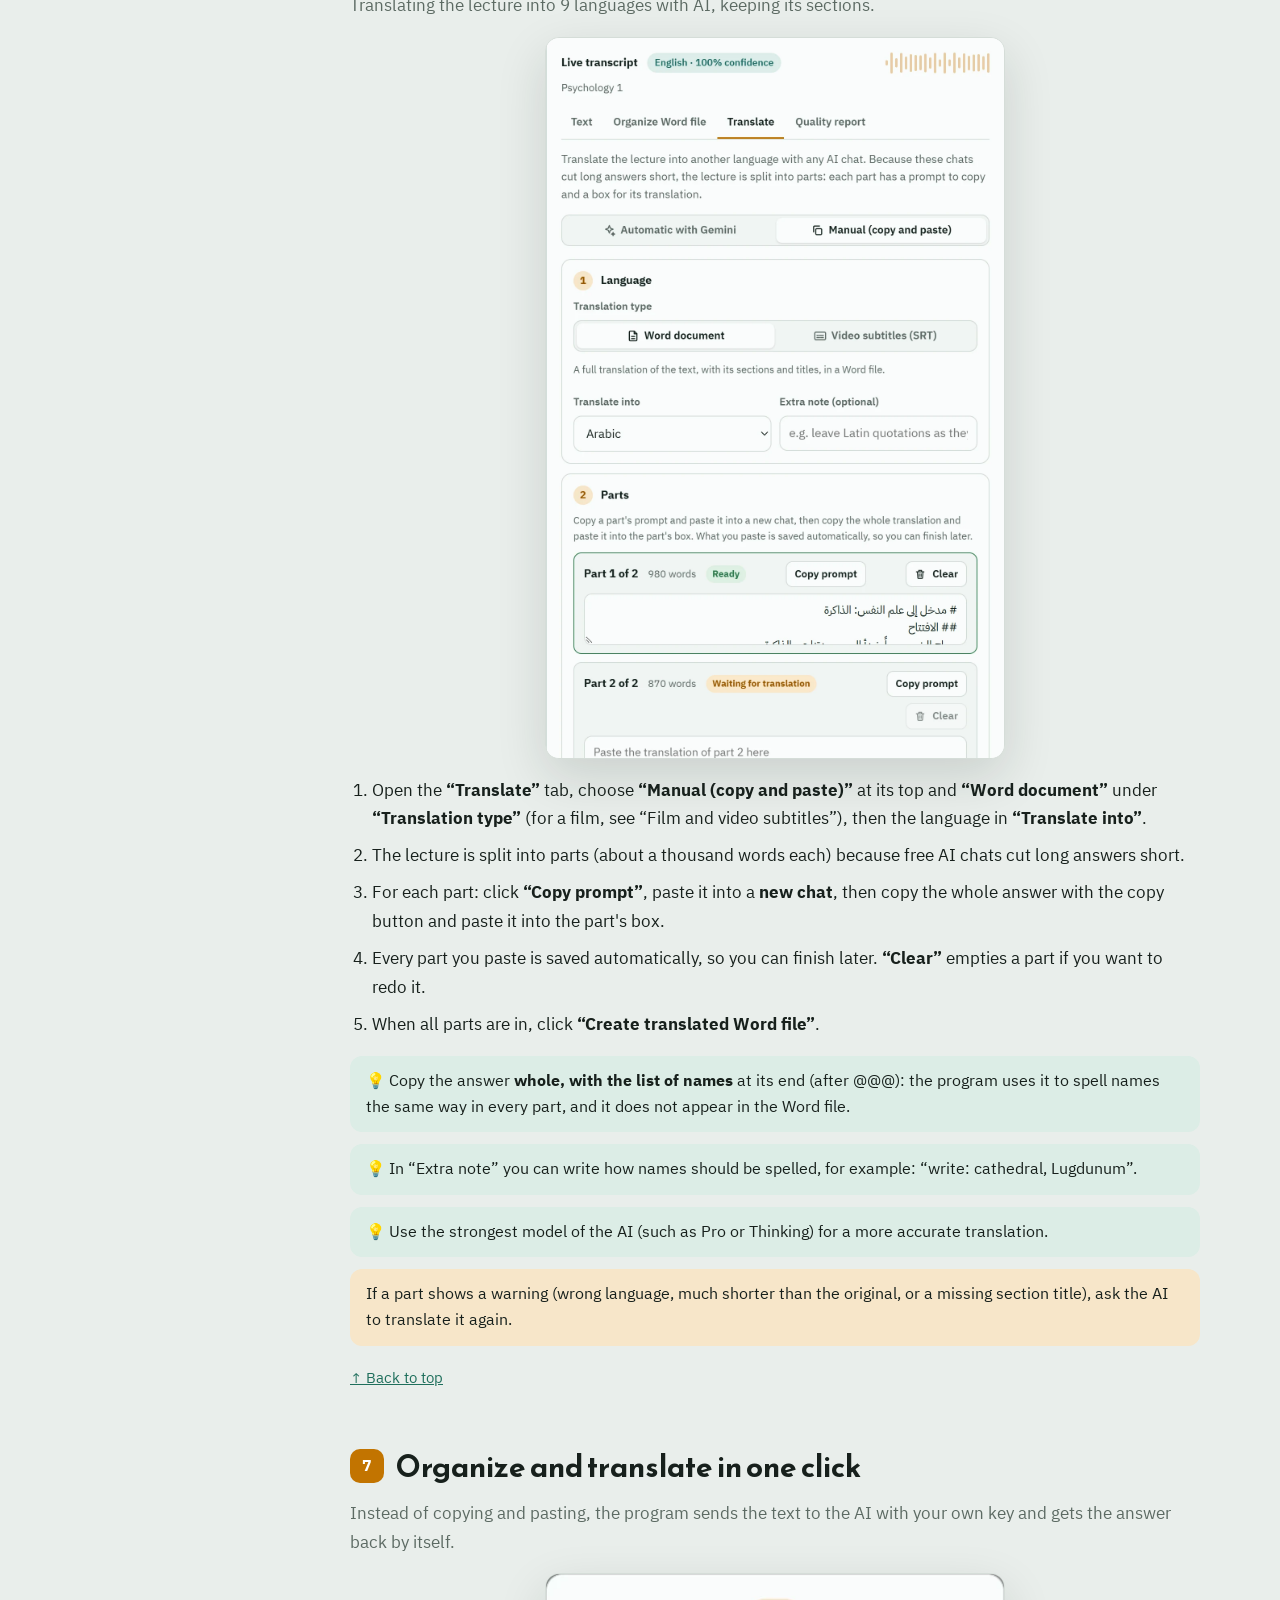
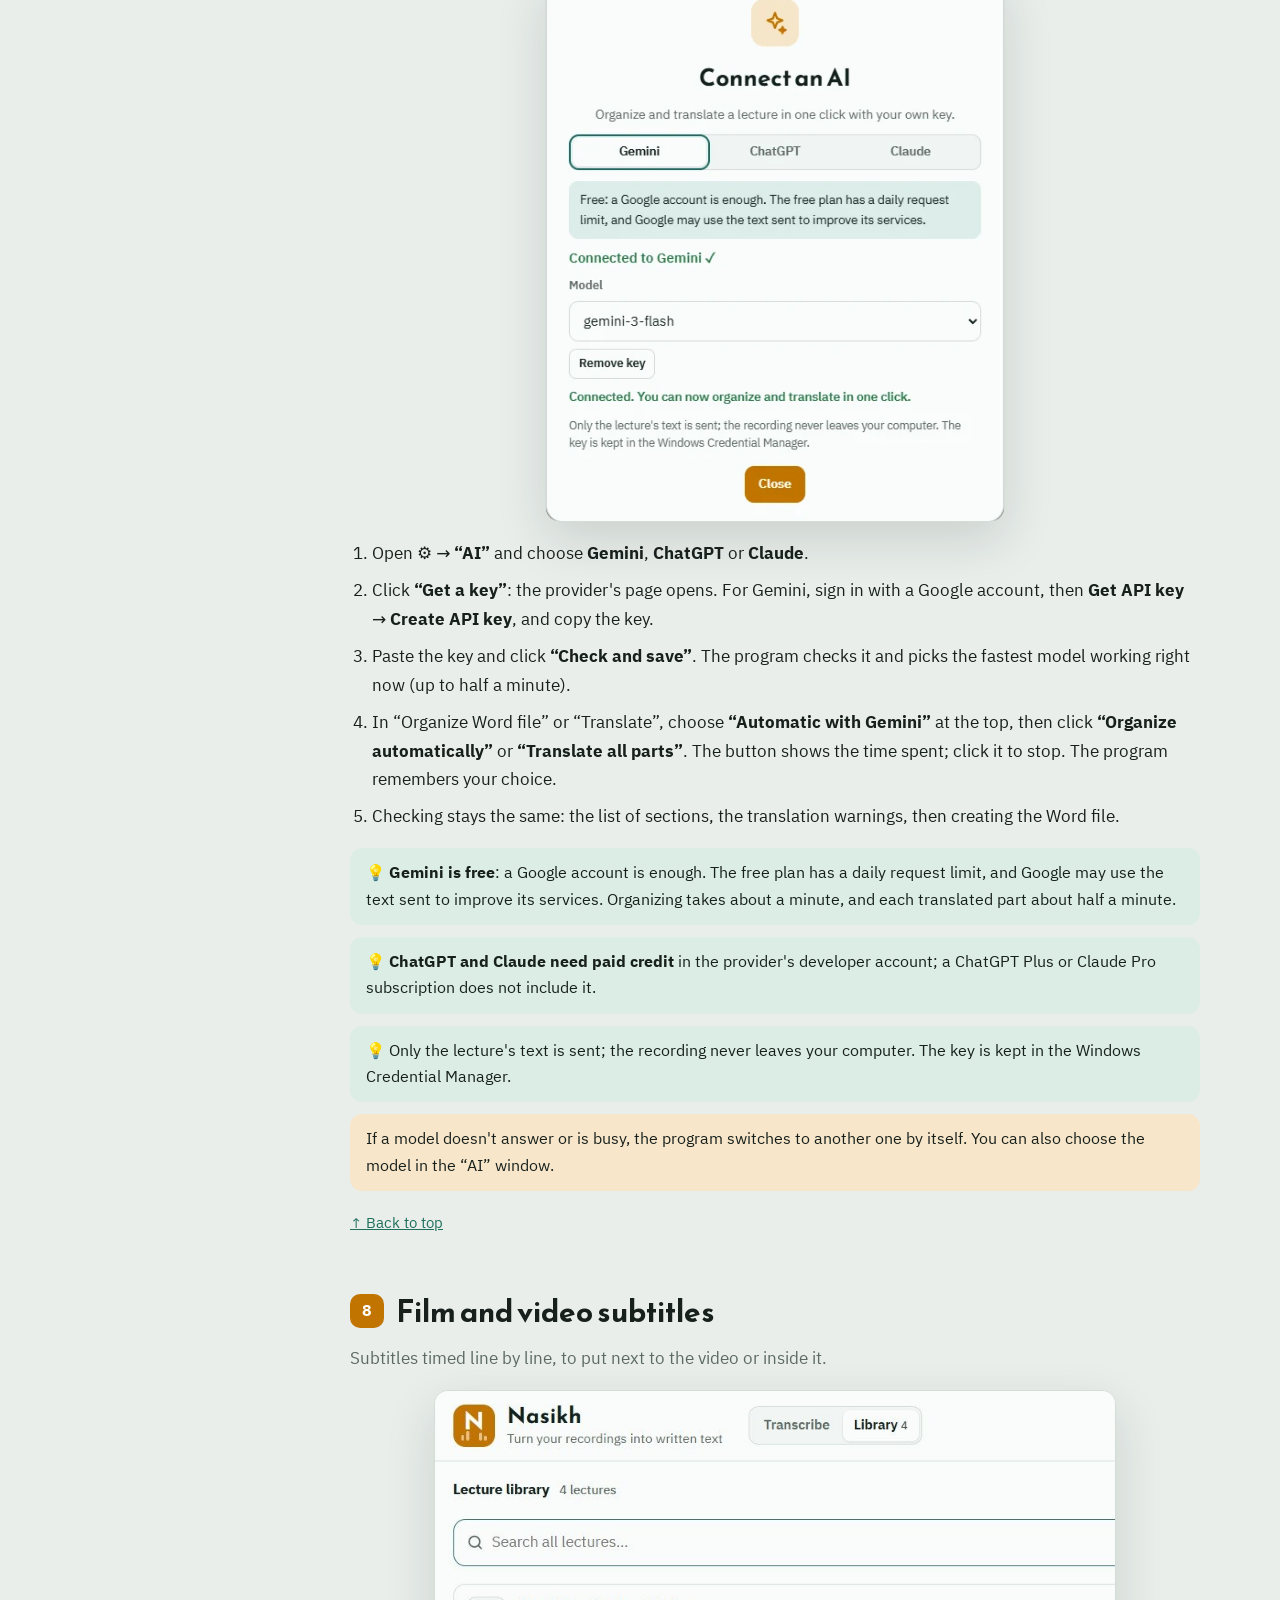
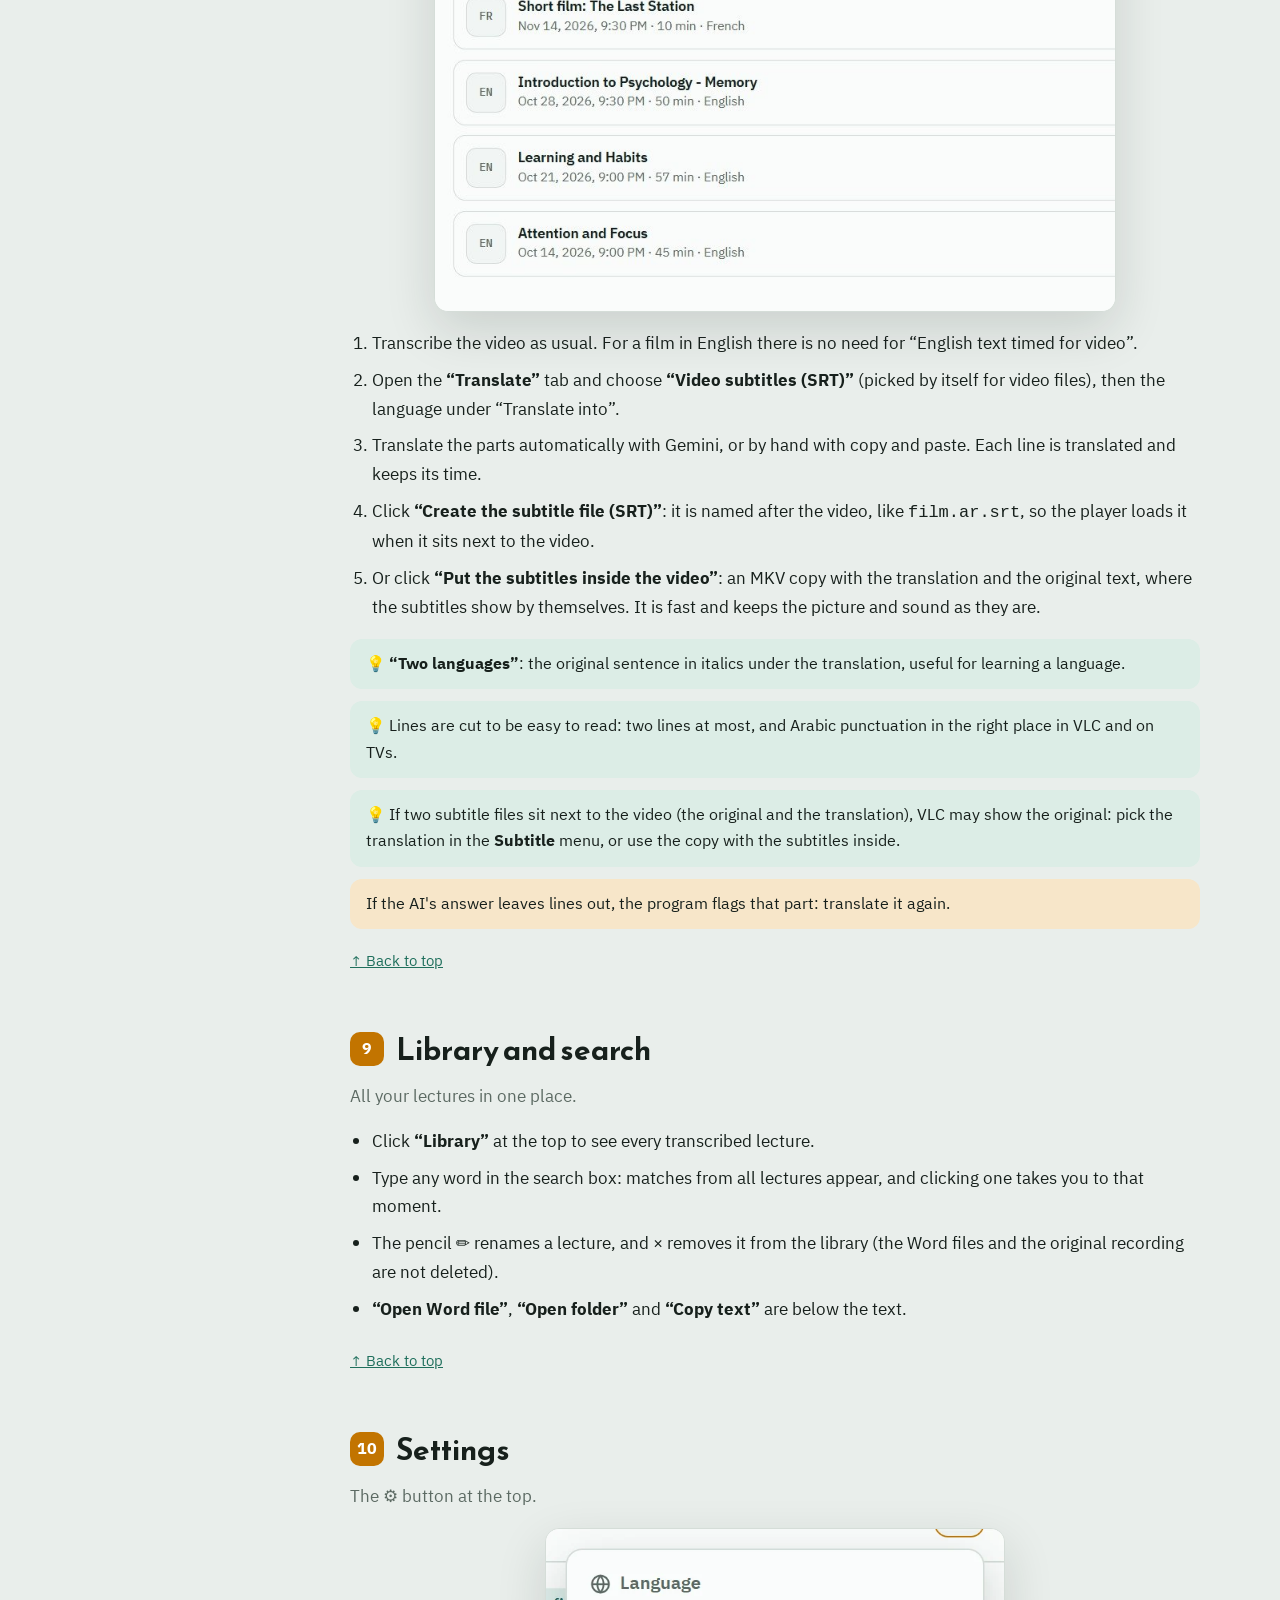
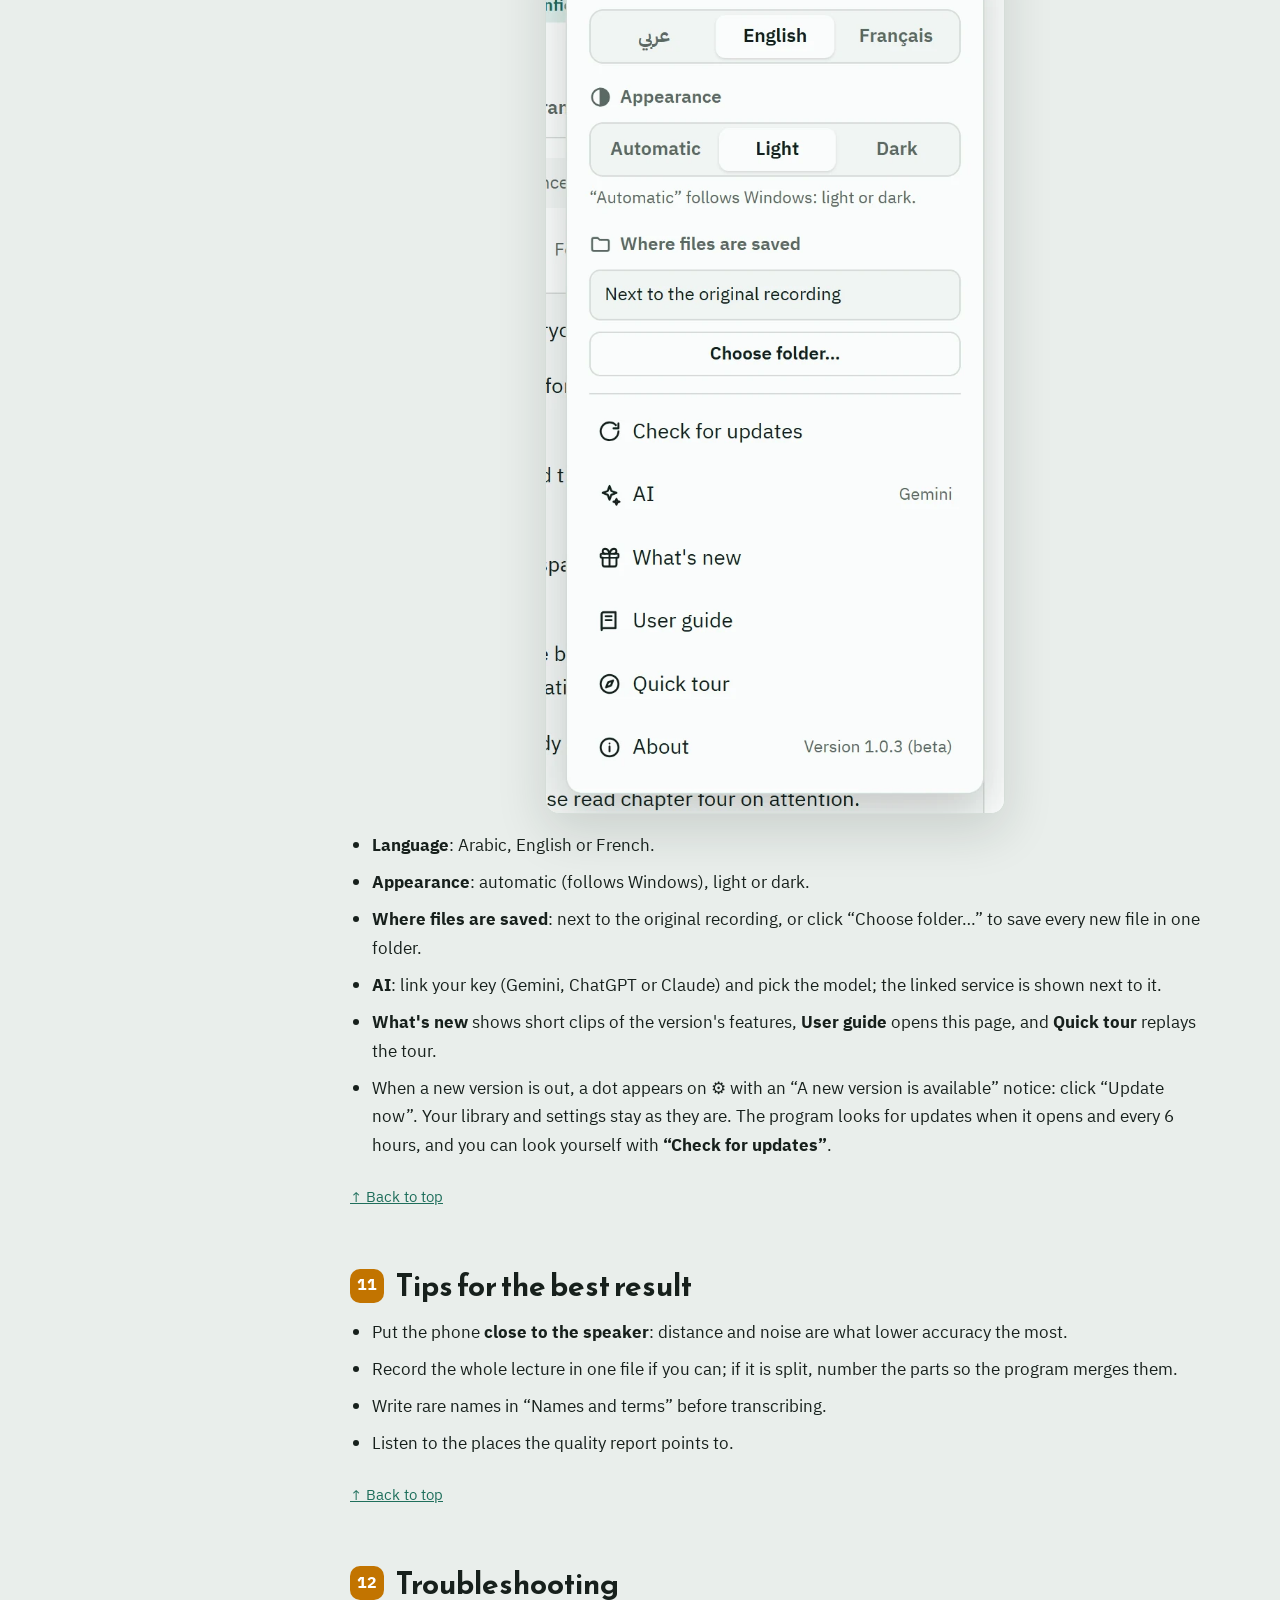
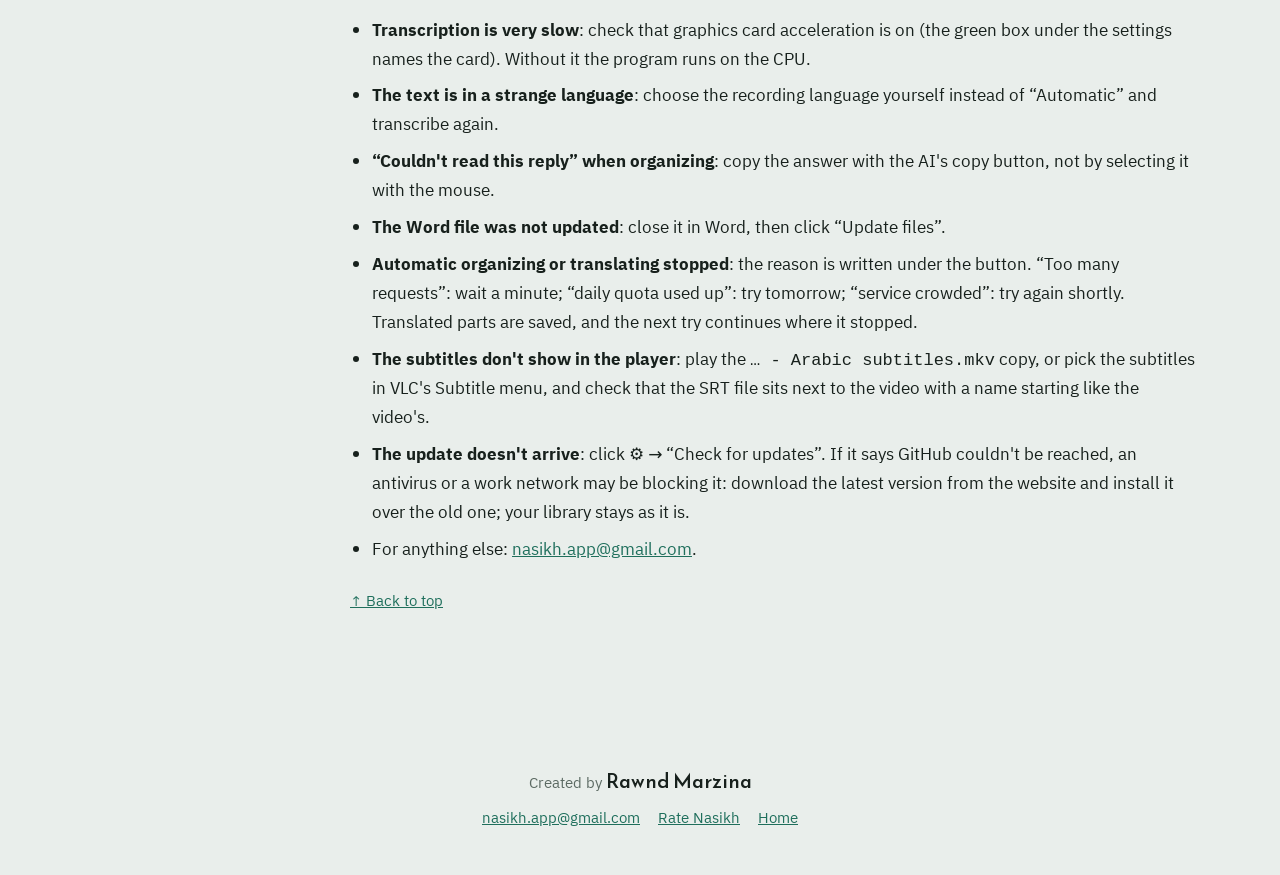
<file: docs/guide.html>
<!doctype html>
<html lang="ar" dir="rtl">
<head>
<meta charset="utf-8">
<meta name="viewport" content="width=device-width, initial-scale=1">
<title>دليل الاستخدام · ناسخ</title>
<meta name="description" content="دليل استخدام ناسخ خطوة بخطوة · Nasikh user guide · Guide d'utilisation de Nasikh">
<link rel="icon" type="image/png" href="img/favicon.png" id="favicon">
<link rel="stylesheet" href="fonts/fonts.css">
<link rel="stylesheet" href="style.css">
<style>
  .g-hero { padding: 48px 0 8px; text-align: center; }
  .g-hero h1 { margin: 0; font-family: var(--font-display); font-size: clamp(34px, 6vw, 52px); }
  .g-hero p { margin: 8px auto 0; color: var(--muted); max-width: 640px; }
  .g-layout { display: grid; grid-template-columns: 230px 1fr; gap: 40px; align-items: start; padding: 32px 0 64px; }
  .toc { position: sticky; top: 86px; display: flex; flex-direction: column; gap: 2px; font-size: 15px; }
  .toc b { font-size: 13px; color: var(--muted); margin-bottom: 6px; }
  .toc a { color: var(--muted); text-decoration: none; padding: 5px 10px; border-radius: 8px; border-inline-start: 2px solid transparent; }
  .toc a:hover { color: var(--ink); background: var(--surface); }
  .toc a.on { color: var(--ink); border-inline-start-color: var(--accent); background: var(--surface); font-weight: 600; }
  article section { padding: 0 0 48px; scroll-margin-top: 86px; }
  article h2 { text-align: start; font-size: clamp(24px, 3.4vw, 30px); display: flex; align-items: center; gap: 12px; }
  article h2 .n { flex: none; width: 34px; height: 34px; border-radius: 10px; display: grid; place-items: center; background: var(--accent); color: var(--accent-ink); font-family: var(--font-body); font-size: 16px; }
  article .intro { color: var(--muted); margin: 0 0 16px; }
  article ol, article ul { margin: 0 0 16px; padding-inline-start: 22px; }
  article li { margin-bottom: 8px; }
  article li b { color: var(--ink); }
  article .shot { margin: 8px 0 18px; }
  article .shot.panel { width: fit-content; max-width: min(100%, 460px); margin-inline: auto; }
  article .shot:has(> video) { width: fit-content; max-width: 100%; margin-inline: auto; }
  article .shot video { display: block; width: 100%; max-width: 680px; height: auto; aspect-ratio: 850 / 650; }
  .tip { padding: 12px 16px; border-radius: 12px; background: var(--teal-soft); font-size: 15.5px; margin: 0 0 12px; }
  .tip::before { content: "💡 "; }
  .warn { padding: 12px 16px; border-radius: 12px; background: var(--accent-soft); font-size: 15.5px; margin: 0 0 12px; }
  .back { display: inline-block; margin-top: 8px; font-size: 15px; }
  @media (max-width: 860px) { .g-layout { grid-template-columns: 1fr; } .toc { position: static; } }
</style>
</head>
<body>

<header>
  <div class="wrap bar">
    <a class="brand" href="./"><img class="mark" src="img/icon.png" alt=""><span data-t="name"></span></a>
    <nav class="links">
      <a href="./" data-t="home"></a>
      <a href="./#install" data-t="download"></a>
    </nav>
    <div class="langs" role="group" aria-label="Language">
      <button type="button" data-lang="ar">عربي</button>
      <button type="button" data-lang="en">English</button>
      <button type="button" data-lang="fr">Français</button>
    </div>
  </div>
</header>

<main>
  <div class="wrap g-hero">
    <h1 data-t="title"></h1>
    <p data-t="lead"></p>
  </div>
  <div class="wrap g-layout">
    <nav class="toc" id="toc" aria-label="Contents"></nav>
    <article id="guide"></article>
  </div>
</main>

<footer>
  <div class="wrap">
    <div><span data-t="by"></span> <bdi class="credit" dir="ltr">Rawnd Marzina</bdi></div>
    <div class="row">
      <a href="mailto:nasikh.app@gmail.com" dir="ltr">nasikh.app@gmail.com</a>
      <a href="https://forms.gle/FH2LsjnkosEtTKuNA" data-t="rate"></a>
      <a href="./" data-t="home"></a>
    </div>
  </div>
</footer>

<script>
(function () {
  "use strict";
  // Each section: [id, title, intro, screenshot (or ""), steps, tips, warnings]
  var G = {
    ar: {
      page: "دليل الاستخدام · ناسخ", name: "ناسخ", home: "الصفحة الرئيسية", download: "تنزيل", toc: "المحتويات",
      title: "دليل استخدام ناسخ", lead: "كل ما تحتاج معرفته، خطوة بخطوة ومع صور من البرنامج.",
      by: "فكرة وتطوير:", rate: "قيّم البرنامج", top: "↑ إلى الأعلى",
      sections: [
        ["start", "البداية", "تثبيت البرنامج وتجهيزه أول مرة.", "", [
          "نزّل البرنامج من <a href=\"./\">الصفحة الرئيسية</a> وشغّل الملف، واختر لغة البرنامج.",
          "البرنامج جديد وغير موقّع رقمياً بعد، لذلك قد تظهر تحذيرات وهو سليم. إن قال المتصفح إن الملف <b>«⁨isn't commonly downloaded⁩»</b> فمرّر الماوس على الملف في قائمة التنزيلات واضغط <b>«…»</b> ثم <b>⁨Keep⁩</b>، ثم <b>⁨Show more⁩</b> ثم <b>⁨Keep anyway⁩</b>.",
          "إن ظهرت رسالة «⁨Windows protected your PC⁩» عند التشغيل فاضغط <b>⁨More info⁩</b> ثم <b>⁨Run anyway⁩</b>.",
          "عند أول تشغيل تظهر شاشة <b>«تجهيز ناسخ»</b>: ينزّل البرنامج نموذج التفريغ (1.5 غ.ب) مرة واحدة فقط. إن كان في جهازك كرت NVIDIA فاختر أيضاً <b>تسريع بكرت الشاشة</b> (1.4 غ.ب).",
          "إن انقطع الإنترنت أثناء التنزيل فاضغط «إعادة المحاولة»: يكمل من حيث توقف.",
          "بعدها تظهر جولة تعريفية قصيرة، ويمكنك إعادتها من الإعدادات ⚙."
        ], [], []],
        ["transcribe", "التفريغ", "من التسجيل إلى نص مكتوب.", "transcribe", [
          "اسحب ملفات الصوت أو الفيديو إلى مربع <b>«اسحب الملفات هنا»</b>، أو اضغط <b>«اختر من الجهاز»</b>. يمكنك إضافة عدة ملفات دفعة واحدة.",
          "أجزاء المحاضرة الواحدة المرقّمة (مثل «درس 2a» و«درس 2b») تُدمج تلقائياً في محاضرة واحدة.",
          "اختر <b>لغة التسجيل</b>، أو اتركها «تلقائي» ليكتشفها البرنامج.",
          "اختر الوضع: <b>«دقيق»</b> هو الأفضل للمحاضرات، و<b>«سريع»</b> أسرع بمرتين بدقة أقل قليلاً.",
          "اختر صيغ الإخراج: Word، ونص عادي، ونص بتوقيت للفيديو (SRT).",
          "اضغط <b>«ابدأ التفريغ»</b> وتابع النص وهو يُكتب في «النص المباشر». تقدر توقف التفريغ في أي لحظة."
        ], [
          "في خانة <b>«أسماء ومصطلحات»</b> اكتب أسماء الأعلام والمصطلحات التي ترد في المحاضرة، مفصولة بفواصل، فيصحّح البرنامج إملاءها بعد التفريغ.",
          "مع كرت NVIDIA تُفرَّغ محاضرة ساعة في دقائق؛ على المعالج وحده يأخذ وقتاً أطول."
        ], []],
        ["report", "تقرير الجودة", "ملاحظات عن التسجيل والنص تدلّك على ما يستحق المراجعة.", "report", [
          "افتح تبويب <b>«تقرير الجودة»</b> بعد انتهاء التفريغ.",
          "كل ملاحظة تذكر توقيتها: استمع إلى ذلك الموضع من تبويب «النص» بالضغط على السطر نفسه.",
          "إن حذف البرنامج تكراراً لعبارة ثم تبيّن أنها من كلام المحاضر فعلاً، اضغط <b>«استرجاعها: كانت من كلام المحاضر»</b>.",
          "الملاحظات تشمل: تصحيح الأسماء، والصمت الطويل، والصوت المنخفض، والكلمات غير المؤكدة، والأجزاء التالفة في الملف."
        ], [], []],
        ["editor", "الاستماع والتصحيح", "راجع النص وأنت تستمع إلى التسجيل.", "editor", [
          "افتح المحاضرة من <b>المكتبة</b>، واضغط زر التشغيل ▶. الكلمة المقروءة تتلوّن مع الصوت.",
          "اضغط أي كلمة لتسمعها من موضعها، واستعمل زرّي 5 ثوانٍ للرجوع والتقدم، وغيّر السرعة من القائمة.",
          "«تلوين الكلمات غير المؤكدة» يميّز الكلمات التي قد تحتاج تصحيحاً.",
          "اضغط <b>«تصحيح النص»</b>، ثم اضغط أي سطر وعدّله، ثم <b>«إنهاء التصحيح»</b>.",
          "بعد التصحيح يظهر شريط «صحّحت النص…»: اضغط <b>«تحديث الملفات»</b> ليحدّث البرنامج ملف Word والنص."
        ], [], ["إن كنت عدّلت ملف Word بنفسك في Word، لا يكتب البرنامج فوقه حفاظاً على تعديلاتك."]],
        ["organize", "ترتيب ملف Word بالذكاء الاصطناعي", "يقسّم المحاضرة إلى أقسام بعناوين، دون أن يغيّر كلمة من النص.", "organize", [
          "افتح تبويب <b>«ترتيب ملف Word»</b>، واختر بأعلاه <b>«يدوي (نسخ ولصق)»</b>، ثم الخيارات: عدد الأقسام ولغة العناوين، وأضف ملاحظة إن أردت.",
          "اضغط <b>«انسخ البرومبت»</b>.",
          "افتح <b>محادثة جديدة</b> في Gemini أو ChatGPT أو أي منصة، والصق البرومبت وأرسله.",
          "انسخ رد المنصة <b>بزر النسخ الذي يظهر فوق الرد</b> (لا تحدّده بالماوس)، والصقه في المربع الثالث.",
          "يعرض البرنامج الأقسام التي وجدها، وبجانب كل قسم «مطابق» أو «تقريبي».",
          "اضغط <b>«إنشاء ملف Word مرتّب»</b>: يُسمّى الملف بعنوان المحاضرة، وتذهب النسخة غير المرتّبة إلى سلة المحذوفات."
        ], [
          "المنصة تقترح العناوين وأماكن الأقسام فقط؛ النص في ملف Word هو نص التفريغ نفسه، 100%.",
          "إن ظهرت العناوين بلغة غير لغة المحاضرة، اختر «لغة العناوين» يدوياً وانسخ البرومبت من جديد."
        ], []],
        ["translate", "الترجمة", "ترجمة المحاضرة إلى 9 لغات بمساعدة الذكاء الاصطناعي، مع الحفاظ على أقسامها.", "translate", [
          "افتح تبويب <b>«ترجمة»</b>، واختر بأعلاه <b>«يدوي (نسخ ولصق)»</b>، وفي <b>«نوع الترجمة»</b> اختر <b>«مستند Word»</b> (لترجمة فيلم انظر قسم «ترجمة الأفلام والفيديو»)، ثم اللغة من <b>«ترجم إلى»</b>.",
          "تظهر المحاضرة مقسّمة إلى أجزاء (حوالي ألف كلمة لكل جزء) لأن المنصات المجانية تقطع الأجوبة الطويلة.",
          "لكل جزء: اضغط <b>«انسخ البرومبت»</b>، والصقه في <b>محادثة جديدة</b>، ثم انسخ الجواب كاملاً بزر النسخ والصقه في مربع الجزء.",
          "كل جزء تلصقه يُحفظ تلقائياً، فيمكنك الإكمال لاحقاً. زر <b>«مسح»</b> يفرّغ الجزء إن أردت إعادته.",
          "حين تكتمل الأجزاء اضغط <b>«إنشاء ملف Word المترجم»</b>."
        ], [
          "انسخ الجواب <b>كاملاً مع قائمة الأسماء</b> في آخره (بعد @@@): يستعملها البرنامج ليكتب الأسماء بالشكل نفسه في كل الأجزاء، ولا تظهر في ملف Word.",
          "في «ملاحظة إضافية» يمكنك كتابة طريقة كتابة الأسماء التي تريدها، مثل: «اكتب: كاتدرائية، لوغدونوم».",
          "استعمل النموذج الأقوى في المنصة (مثل Pro أو Thinking) لترجمة أدق."
        ], ["إن ظهر تنبيه على جزء (لغة خاطئة، أو ترجمة أقصر بكثير من الأصل، أو عنوان قسم ناقص) فاطلب من المنصة إعادة الترجمة."]],
        ["ai", "الترتيب والترجمة بضغطة واحدة", "بدل النسخ واللصق، يرسل البرنامج النص إلى الذكاء الاصطناعي بمفتاحك الخاص ويستلم الرد وحده.", "ai", [
          "افتح ⚙ ← <b>«الذكاء الاصطناعي»</b>، واختر <b>Gemini</b> أو <b>ChatGPT</b> أو <b>Claude</b>.",
          "اضغط <b>«احصل على مفتاح»</b>: تفتح صفحة المزوّد. في Gemini: سجّل الدخول بحساب Google، ثم <b>Get API key</b> ← <b>Create API key</b>، وانسخ المفتاح.",
          "الصق المفتاح واضغط <b>«تحقّق واحفظ»</b>. يتحقق البرنامج منه ويختار أسرع نموذج يعمل الآن (حتى نصف دقيقة).",
          "في تبويب «ترتيب ملف Word» أو «ترجمة»، اختر بأعلاه <b>«تلقائي بـ Gemini»</b>، ثم اضغط <b>«رتّب تلقائياً»</b> أو <b>«ترجم كل الأجزاء تلقائياً»</b>. يظهر على الزر الوقت المنقضي، واضغط عليه للإيقاف. يتذكّر البرنامج اختيارك.",
          "تبقى المراجعة كما هي: قائمة الأقسام، وتنبيهات الترجمة، ثم إنشاء ملف Word."
        ], [
          "<b>Gemini مجاني</b>: يكفي حساب Google. للخطة المجانية حدّ يومي لعدد الطلبات، وقد تستعمل Google النصوص المرسلة لتحسين خدماتها. الترتيب يستغرق حوالي دقيقة، وكل جزء من الترجمة حوالي نصف دقيقة.",
          "<b>ChatGPT وClaude يتطلبان رصيداً مدفوعاً</b> في حساب المطوّرين لدى المزوّد؛ اشتراك ChatGPT Plus أو Claude Pro لا يشمله.",
          "يُرسل نص المحاضرة فقط، ولا يغادر التسجيل الصوتي جهازك. المفتاح محفوظ في مدير بيانات الاعتماد في ويندوز."
        ], ["إن لم يردّ النموذج أو كان مشغولاً، ينتقل البرنامج وحده إلى نموذج آخر. ويمكنك اختيار النموذج يدوياً من نافذة «الذكاء الاصطناعي»."]],
        ["films", "ترجمة الأفلام والفيديو", "ترجمة بتوقيت كل سطر، تضعها بجانب الفيديو أو تدمجها داخله.", "clip:film", [
          "فرّغ الفيديو كالعادة. إن كان الفلم إنجليزياً فلا حاجة إلى خيار «نص إنجليزي بتوقيت للفيديو».",
          "افتح تبويب <b>«ترجمة»</b> واختر <b>«ترجمة فيديو (SRT)»</b> (يُختار وحده لملفات الفيديو)، ثم اللغة من «ترجم إلى».",
          "ترجم الأجزاء تلقائياً بـ Gemini، أو يدوياً بالنسخ واللصق. يُترجم كل سطر ويبقى في توقيته.",
          "اضغط <b>«إنشاء ملف الترجمة (SRT)»</b>: يُحفظ باسم الفيديو، مثل <code>film.ar.srt</code>، فيحمّله المشغّل إن وضعته بجانب الفيديو.",
          "أو اضغط <b>«دمج الترجمة داخل الفيديو»</b>: نسخة MKV فيها الترجمة والنص الأصلي، وتظهر الترجمة فيها وحدها. الدمج سريع ولا يغيّر جودة الصورة والصوت."
        ], [
          "<b>«ترجمة بلغتين»</b>: الترجمة وتحتها الجملة الأصلية بخط مائل، مفيدة لتعلّم اللغة.",
          "السطور مقطّعة لقراءة مريحة: سطران على الأكثر، وعلامات الترقيم العربية في مكانها الصحيح في VLC والتلفزيونات.",
          "إن كان بجانب الفيديو ملفّا ترجمة (الأصلي والعربي) فقد يعرض VLC الأصلي: اختر العربية من قائمة <b>Subtitle</b>، أو استعمل النسخة المدموجة."
        ], ["إن سقطت سطور من جواب الذكاء الاصطناعي ينبّهك البرنامج على الجزء، فأعد ترجمته."]],
        ["library", "المكتبة والبحث", "كل محاضراتك في مكان واحد.", "", [
          "اضغط <b>«المكتبة»</b> أعلى البرنامج لترى كل المحاضرات المفرّغة.",
          "اكتب في خانة البحث أي كلمة: تظهر المواضع من كل المحاضرات، واضغط النتيجة لتنتقل إلى اللحظة نفسها.",
          "زر القلم ✏ يغيّر اسم المحاضرة، وزر × يحذفها من المكتبة (ملفات Word والتسجيل الأصلي لا تُحذف).",
          "<b>«فتح ملف Word»</b> و<b>«فتح المجلد»</b> و<b>«نسخ النص»</b> أسفل النص."
        ], [], []],
        ["settings", "الإعدادات", "زر ⚙ أعلى البرنامج.", "settings", [
          "<b>اللغة</b>: العربية أو الإنجليزية أو الفرنسية.",
          "<b>المظهر</b>: تلقائي (حسب ويندوز) أو فاتح أو غامق.",
          "<b>مكان حفظ الملفات</b>: بجانب التسجيل الأصلي، أو اضغط «اختيار مجلد…» لحفظ كل الملفات الجديدة في مجلد واحد.",
          "<b>الذكاء الاصطناعي</b>: ربط مفتاحك (Gemini أو ChatGPT أو Claude) واختيار النموذج، وبجانبه اسم الخدمة المربوطة.",
          "<b>ما الجديد</b> يعرض مقاطع قصيرة عن ميزات الإصدار، و<b>دليل الاستخدام</b> يفتح هذه الصفحة، و<b>جولة تعريفية</b> تعيد الجولة.",
          "عند صدور إصدار جديد تظهر نقطة على ⚙ وتنبيه «يتوفر إصدار جديد»: اضغط «حدّث الآن». مكتبتك وإعداداتك تبقى كما هي. ويبحث البرنامج عن التحديثات عند فتحه وكل 6 ساعات، ويمكنك البحث بنفسك من <b>«التحقق من التحديثات»</b>."
        ], [], []],
        ["tips", "نصائح لأفضل نتيجة", "", "", [
          "ضع الهاتف <b>قريباً من المحاضر</b> قدر الإمكان، فالمسافة والضجيج أكثر ما يقلّل الدقة.",
          "سجّل المحاضرة كاملة في ملف واحد إن أمكن؛ وإن انقسمت فرقّم الأجزاء ليدمجها البرنامج.",
          "اكتب الأسماء النادرة في «أسماء ومصطلحات» قبل التفريغ.",
          "راجع المواضع التي يدلّك عليها تقرير الجودة بالاستماع إليها."
        ], [], []],
        ["help", "حل المشكلات", "", "", [
          "<b>التفريغ بطيء جداً</b>: تأكد أن تسريع كرت الشاشة مفعّل (المربع الأخضر أسفل الإعدادات يذكر الكرت). من دونه يعمل البرنامج على المعالج.",
          "<b>النص بلغة غريبة</b>: اختر لغة التسجيل يدوياً بدل «تلقائي» وأعد التفريغ.",
          "<b>«تعذّرت قراءة الرد» عند الترتيب</b>: انسخ الرد بزر النسخ في المنصة، لا بتحديده بالماوس.",
          "<b>لم يُحدَّث ملف Word</b>: أغلق الملف في Word ثم اضغط «تحديث الملفات».",
          "<b>توقّف الترتيب أو الترجمة التلقائية</b>: يكتب البرنامج السبب تحت الزر. «طلبات كثيرة» انتظر دقيقة، و«انتهت الحصة اليومية» حاول غداً، و«الخدمة مزدحمة» حاول بعد قليل. الأجزاء المترجمة محفوظة، والمحاولة التالية تكمل من حيث توقف.",
          "<b>لا تظهر الترجمة في المشغّل</b>: شغّل نسخة <code>… - Arabic subtitles.mkv</code> المدموجة، أو اختر الترجمة من قائمة Subtitle في VLC، وتأكد أن ملف SRT بجانب الفيديو ويبدأ اسمه باسم الفيديو.",
          "<b>لا يصل التحديث</b>: اضغط ⚙ ← «التحقق من التحديثات». إن قال «تعذّر الوصول إلى GitHub» فقد يمنعه برنامج حماية أو شبكة عمل؛ نزّل أحدث إصدار من الموقع وثبّته فوق القديم، ومكتبتك تبقى كما هي.",
          "لأي مشكلة أخرى: <a href=\"mailto:nasikh.app@gmail.com\">nasikh.app@gmail.com</a>."
        ], [], []]
      ]
    },
    en: {
      page: "User guide · Nasikh", name: "Nasikh", home: "Home", download: "Download", toc: "Contents",
      title: "Nasikh user guide", lead: "Everything you need to know, step by step, with pictures from the program.",
      by: "Created by", rate: "Rate Nasikh", top: "↑ Back to top",
      sections: [
        ["start", "Getting started", "Installing the program and setting it up the first time.", "", [
          "Download the program from the <a href=\"./\">home page</a>, run the file and choose the program's language.",
          "The program is new and not yet code-signed, so you may see warnings although it is safe. If the browser says the file <b>“isn't commonly downloaded”</b>, point at the file in the downloads list and click <b>“…”</b>, then <b>Keep</b>, then <b>Show more</b> and <b>Keep anyway</b>.",
          "If you see “Windows protected your PC” when you run it, click <b>More info</b>, then <b>Run anyway</b>.",
          "On first start the <b>“Setting up Nasikh”</b> screen appears: the program downloads the transcription model (1.5 GB) once. If your computer has an NVIDIA card, also choose <b>Graphics card acceleration</b> (1.4 GB).",
          "If the internet drops during the download, click “Try again”: it continues where it stopped.",
          "A short tour follows; you can replay it from the settings ⚙."
        ], [], []],
        ["transcribe", "Transcribing", "From a recording to written text.", "transcribe", [
          "Drop audio or video files onto <b>“Drop files here”</b>, or click <b>“Browse files”</b>. You can add several files at once.",
          "Numbered parts of one lecture (such as “Lesson 2a” and “Lesson 2b”) are merged into one lecture automatically.",
          "Choose the <b>recording language</b>, or leave it on “Automatic” for the program to detect it.",
          "Choose the mode: <b>“Accurate”</b> is best for lectures; <b>“Fast”</b> is twice as fast, slightly less accurate.",
          "Choose the output formats: Word, plain text and timed text for video (SRT).",
          "Click <b>“Start transcribing”</b> and watch the text being written in “Live transcript”. You can stop at any moment."
        ], [
          "In <b>“Names and terms”</b>, write the names and terms used in the lecture, separated by commas, and the program fixes their spelling after transcription.",
          "With an NVIDIA card an hour-long lecture takes minutes; on the CPU alone it takes longer."
        ], []],
        ["report", "Quality report", "Notes about the recording and the text that show what is worth checking.", "report", [
          "Open the <b>“Quality report”</b> tab once transcription ends.",
          "Each note gives its time: listen to that moment in the “Text” tab by clicking the line itself.",
          "If the program removed a repeated phrase that the speaker really said, click <b>“Put it back: the speaker said it”</b>.",
          "Notes cover: corrected names, long silences, low volume, uncertain words and damaged parts of the file."
        ], [], []],
        ["editor", "Listening and correcting", "Check the text while you listen to the recording.", "editor", [
          "Open the lecture from the <b>Library</b> and press play ▶. The spoken word lights up as you listen.",
          "Click any word to hear it from there, use the 5-second buttons to go back and forward, and change the speed from the menu.",
          "“Highlight uncertain words” marks the words that may need correcting.",
          "Click <b>“Correct text”</b>, click any line and edit it, then <b>“Done correcting”</b>.",
          "After corrections a “You corrected the text…” bar appears: click <b>“Update files”</b> so the program updates the Word and text files."
        ], [], ["If you edited the Word file yourself in Word, the program never writes over it, to keep your changes."]],
        ["organize", "Organizing the Word file with AI", "Splits the lecture into titled sections without changing a word of the text.", "organize", [
          "Open the <b>“Organize Word file”</b> tab, choose <b>“Manual (copy and paste)”</b> at its top, then the options: number of sections and language of the titles, plus a note if you like.",
          "Click <b>“Copy prompt”</b>.",
          "Open a <b>new chat</b> in Gemini, ChatGPT or any AI, paste the prompt and send it.",
          "Copy the AI's answer <b>with the copy button above the answer</b> (don't select it with the mouse) and paste it into the third box.",
          "The program lists the sections it found, each marked “Matched” or “Approximate”.",
          "Click <b>“Create organized Word file”</b>: the file is named after the lecture's title, and the unorganized copy goes to the Recycle Bin."
        ], [
          "The AI only suggests the titles and where sections start; the text in the Word file is the transcript itself, 100%.",
          "If the titles come out in another language than the lecture's, set “Heading language” yourself and copy the prompt again."
        ], []],
        ["translate", "Translation", "Translating the lecture into 9 languages with AI, keeping its sections.", "translate", [
          "Open the <b>“Translate”</b> tab, choose <b>“Manual (copy and paste)”</b> at its top and <b>“Word document”</b> under <b>“Translation type”</b> (for a film, see “Film and video subtitles”), then the language in <b>“Translate into”</b>.",
          "The lecture is split into parts (about a thousand words each) because free AI chats cut long answers short.",
          "For each part: click <b>“Copy prompt”</b>, paste it into a <b>new chat</b>, then copy the whole answer with the copy button and paste it into the part's box.",
          "Every part you paste is saved automatically, so you can finish later. <b>“Clear”</b> empties a part if you want to redo it.",
          "When all parts are in, click <b>“Create translated Word file”</b>."
        ], [
          "Copy the answer <b>whole, with the list of names</b> at its end (after @@@): the program uses it to spell names the same way in every part, and it does not appear in the Word file.",
          "In “Extra note” you can write how names should be spelled, for example: “write: cathedral, Lugdunum”.",
          "Use the strongest model of the AI (such as Pro or Thinking) for a more accurate translation."
        ], ["If a part shows a warning (wrong language, much shorter than the original, or a missing section title), ask the AI to translate it again."]],
        ["ai", "Organize and translate in one click", "Instead of copying and pasting, the program sends the text to the AI with your own key and gets the answer back by itself.", "ai", [
          "Open ⚙ → <b>“AI”</b> and choose <b>Gemini</b>, <b>ChatGPT</b> or <b>Claude</b>.",
          "Click <b>“Get a key”</b>: the provider's page opens. For Gemini, sign in with a Google account, then <b>Get API key</b> → <b>Create API key</b>, and copy the key.",
          "Paste the key and click <b>“Check and save”</b>. The program checks it and picks the fastest model working right now (up to half a minute).",
          "In “Organize Word file” or “Translate”, choose <b>“Automatic with Gemini”</b> at the top, then click <b>“Organize automatically”</b> or <b>“Translate all parts”</b>. The button shows the time spent; click it to stop. The program remembers your choice.",
          "Checking stays the same: the list of sections, the translation warnings, then creating the Word file."
        ], [
          "<b>Gemini is free</b>: a Google account is enough. The free plan has a daily request limit, and Google may use the text sent to improve its services. Organizing takes about a minute, and each translated part about half a minute.",
          "<b>ChatGPT and Claude need paid credit</b> in the provider's developer account; a ChatGPT Plus or Claude Pro subscription does not include it.",
          "Only the lecture's text is sent; the recording never leaves your computer. The key is kept in the Windows Credential Manager."
        ], ["If a model doesn't answer or is busy, the program switches to another one by itself. You can also choose the model in the “AI” window."]],
        ["films", "Film and video subtitles", "Subtitles timed line by line, to put next to the video or inside it.", "clip:film", [
          "Transcribe the video as usual. For a film in English there is no need for “English text timed for video”.",
          "Open the <b>“Translate”</b> tab and choose <b>“Video subtitles (SRT)”</b> (picked by itself for video files), then the language under “Translate into”.",
          "Translate the parts automatically with Gemini, or by hand with copy and paste. Each line is translated and keeps its time.",
          "Click <b>“Create the subtitle file (SRT)”</b>: it is named after the video, like <code>film.ar.srt</code>, so the player loads it when it sits next to the video.",
          "Or click <b>“Put the subtitles inside the video”</b>: an MKV copy with the translation and the original text, where the subtitles show by themselves. It is fast and keeps the picture and sound as they are."
        ], [
          "<b>“Two languages”</b>: the original sentence in italics under the translation, useful for learning a language.",
          "Lines are cut to be easy to read: two lines at most, and Arabic punctuation in the right place in VLC and on TVs.",
          "If two subtitle files sit next to the video (the original and the translation), VLC may show the original: pick the translation in the <b>Subtitle</b> menu, or use the copy with the subtitles inside."
        ], ["If the AI's answer leaves lines out, the program flags that part: translate it again."]],
        ["library", "Library and search", "All your lectures in one place.", "", [
          "Click <b>“Library”</b> at the top to see every transcribed lecture.",
          "Type any word in the search box: matches from all lectures appear, and clicking one takes you to that moment.",
          "The pencil ✏ renames a lecture, and × removes it from the library (the Word files and the original recording are not deleted).",
          "<b>“Open Word file”</b>, <b>“Open folder”</b> and <b>“Copy text”</b> are below the text."
        ], [], []],
        ["settings", "Settings", "The ⚙ button at the top.", "settings", [
          "<b>Language</b>: Arabic, English or French.",
          "<b>Appearance</b>: automatic (follows Windows), light or dark.",
          "<b>Where files are saved</b>: next to the original recording, or click “Choose folder…” to save every new file in one folder.",
          "<b>AI</b>: link your key (Gemini, ChatGPT or Claude) and pick the model; the linked service is shown next to it.",
          "<b>What's new</b> shows short clips of the version's features, <b>User guide</b> opens this page, and <b>Quick tour</b> replays the tour.",
          "When a new version is out, a dot appears on ⚙ with an “A new version is available” notice: click “Update now”. Your library and settings stay as they are. The program looks for updates when it opens and every 6 hours, and you can look yourself with <b>“Check for updates”</b>."
        ], [], []],
        ["tips", "Tips for the best result", "", "", [
          "Put the phone <b>close to the speaker</b>: distance and noise are what lower accuracy the most.",
          "Record the whole lecture in one file if you can; if it is split, number the parts so the program merges them.",
          "Write rare names in “Names and terms” before transcribing.",
          "Listen to the places the quality report points to."
        ], [], []],
        ["help", "Troubleshooting", "", "", [
          "<b>Transcription is very slow</b>: check that graphics card acceleration is on (the green box under the settings names the card). Without it the program runs on the CPU.",
          "<b>The text is in a strange language</b>: choose the recording language yourself instead of “Automatic” and transcribe again.",
          "<b>“Couldn't read this reply” when organizing</b>: copy the answer with the AI's copy button, not by selecting it with the mouse.",
          "<b>The Word file was not updated</b>: close it in Word, then click “Update files”.",
          "<b>Automatic organizing or translating stopped</b>: the reason is written under the button. “Too many requests”: wait a minute; “daily quota used up”: try tomorrow; “service crowded”: try again shortly. Translated parts are saved, and the next try continues where it stopped.",
          "<b>The subtitles don't show in the player</b>: play the <code>… - Arabic subtitles.mkv</code> copy, or pick the subtitles in VLC's Subtitle menu, and check that the SRT file sits next to the video with a name starting like the video's.",
          "<b>The update doesn't arrive</b>: click ⚙ → “Check for updates”. If it says GitHub couldn't be reached, an antivirus or a work network may be blocking it: download the latest version from the website and install it over the old one; your library stays as it is.",
          "For anything else: <a href=\"mailto:nasikh.app@gmail.com\">nasikh.app@gmail.com</a>."
        ], [], []]
      ]
    },
    fr: {
      page: "Guide d'utilisation · Nasikh", name: "Nasikh", home: "Accueil", download: "Télécharger", toc: "Sommaire",
      title: "Guide d'utilisation de Nasikh", lead: "Tout ce qu'il faut savoir, étape par étape, avec des images du programme.",
      by: "Créé par", rate: "Noter Nasikh", top: "↑ Haut de page",
      sections: [
        ["start", "Pour commencer", "Installer le programme et le préparer la première fois.", "", [
          "Téléchargez le programme depuis la <a href=\"./\">page d'accueil</a>, lancez le fichier et choisissez la langue du programme.",
          "Le programme est nouveau et pas encore signé, des avertissements peuvent donc s'afficher bien qu'il soit sûr. Si le navigateur indique que le fichier <b>« n'est pas téléchargé couramment »</b>, pointez le fichier dans la liste des téléchargements et cliquez sur <b>« … »</b>, puis <b>Conserver</b>, puis <b>Afficher plus</b> et <b>Conserver quand même</b>.",
          "Si « Windows a protégé votre ordinateur » s'affiche au lancement, cliquez sur <b>Informations complémentaires</b>, puis <b>Exécuter quand même</b>.",
          "Au premier lancement, l'écran <b>« Préparation de Nasikh »</b> s'affiche : le programme télécharge une seule fois le modèle de transcription (1,5 Go). Si votre ordinateur a une carte NVIDIA, choisissez aussi <b>l'accélération par la carte graphique</b> (1,4 Go).",
          "Si internet coupe pendant le téléchargement, cliquez sur « Réessayer » : il reprend là où il s'est arrêté.",
          "Une courte visite suit ; vous pouvez la revoir depuis les réglages ⚙."
        ], [], []],
        ["transcribe", "Transcrire", "De l'enregistrement au texte écrit.", "transcribe", [
          "Déposez des fichiers audio ou vidéo sur <b>« Déposez vos fichiers ici »</b>, ou cliquez sur <b>« Parcourir »</b>. Vous pouvez en ajouter plusieurs à la fois.",
          "Les parties numérotées d'un même cours (comme « Cours 2a » et « Cours 2b ») sont fusionnées automatiquement.",
          "Choisissez la <b>langue de l'enregistrement</b>, ou laissez « Automatique » pour que le programme la détecte.",
          "Choisissez le mode : <b>« Précis »</b> est le meilleur pour les cours ; <b>« Rapide »</b> va deux fois plus vite, un peu moins précis.",
          "Choisissez les formats : Word, texte brut et texte minuté pour la vidéo (SRT).",
          "Cliquez sur <b>« Lancer la transcription »</b> et suivez le texte qui s'écrit dans « Transcription en direct ». Vous pouvez arrêter à tout moment."
        ], [
          "Dans <b>« Noms et termes »</b>, écrivez les noms et les termes du cours, séparés par des virgules : le programme corrige leur orthographe après la transcription.",
          "Avec une carte NVIDIA, un cours d'une heure prend quelques minutes ; sur le processeur seul, c'est plus long."
        ], []],
        ["report", "Rapport de qualité", "Des remarques sur l'enregistrement et le texte qui montrent ce qui mérite d'être vérifié.", "report", [
          "Ouvrez l'onglet <b>« Rapport de qualité »</b> une fois la transcription terminée.",
          "Chaque remarque indique son heure : écoutez ce moment dans l'onglet « Texte » en cliquant sur la ligne elle-même.",
          "Si le programme a supprimé une phrase répétée que l'orateur a vraiment dite, cliquez sur <b>« La remettre : l'orateur l'a dite »</b>.",
          "Les remarques portent sur : les noms corrigés, les longs silences, le volume faible, les mots incertains et les parties abîmées du fichier."
        ], [], []],
        ["editor", "Écouter et corriger", "Vérifiez le texte en écoutant l'enregistrement.", "editor", [
          "Ouvrez le cours depuis la <b>Bibliothèque</b> et appuyez sur lecture ▶. Le mot prononcé s'allume pendant l'écoute.",
          "Cliquez sur un mot pour l'écouter à partir de là, utilisez les boutons 5 secondes pour reculer et avancer, et changez la vitesse dans le menu.",
          "« Surligner les mots incertains » signale les mots qui peuvent demander une correction.",
          "Cliquez sur <b>« Corriger le texte »</b>, puis sur une ligne pour la modifier, puis <b>« Terminer la correction »</b>.",
          "Après correction, une barre « Vous avez corrigé le texte… » apparaît : cliquez sur <b>« Mettre à jour les fichiers »</b> pour que le programme mette à jour le Word et le texte."
        ], [], ["Si vous avez modifié vous-même le fichier dans Word, le programme ne l'écrase jamais, pour garder vos modifications."]],
        ["organize", "Organiser le Word avec l'IA", "Découpe le cours en sections titrées sans changer un mot du texte.", "organize", [
          "Ouvrez l'onglet <b>« Organiser le Word »</b>, choisissez <b>« Manuel (copier-coller) »</b> en haut, puis les options : nombre de sections et langue des titres, plus une remarque si vous voulez.",
          "Cliquez sur <b>« Copier l'invite »</b>.",
          "Ouvrez une <b>nouvelle conversation</b> dans Gemini, ChatGPT ou une autre IA, collez l'invite et envoyez-la.",
          "Copiez la réponse <b>avec le bouton copier au-dessus de la réponse</b> (sans la sélectionner à la souris) et collez-la dans la troisième case.",
          "Le programme liste les sections trouvées, chacune marquée « Trouvé » ou « Approximatif ».",
          "Cliquez sur <b>« Créer le Word organisé »</b> : le fichier porte le titre du cours, et la copie non organisée va à la corbeille."
        ], [
          "L'IA propose seulement les titres et le début des sections ; le texte du Word est la transcription elle-même, à 100 %.",
          "Si les titres sortent dans une autre langue que celle du cours, choisissez vous-même la « Langue des titres » et recopiez l'invite."
        ], []],
        ["translate", "Traduction", "Traduire le cours dans 9 langues avec l'IA, en gardant ses sections.", "translate", [
          "Ouvrez l'onglet <b>« Traduire »</b>, choisissez <b>« Manuel (copier-coller) »</b> en haut et <b>« Document Word »</b> dans <b>« Type de traduction »</b> (pour un film, voir « Sous-titres de films et de vidéos »), puis la langue dans <b>« Traduire en »</b>.",
          "Le cours est découpé en parties (environ mille mots chacune), car les IA gratuites coupent les longues réponses.",
          "Pour chaque partie : cliquez sur <b>« Copier l'invite »</b>, collez-la dans une <b>nouvelle conversation</b>, puis copiez toute la réponse avec le bouton copier et collez-la dans la case de la partie.",
          "Chaque partie collée est enregistrée automatiquement : vous pouvez finir plus tard. <b>« Effacer »</b> vide une partie pour la refaire.",
          "Quand toutes les parties sont là, cliquez sur <b>« Créer le Word traduit »</b>."
        ], [
          "Copiez la réponse <b>entière, avec la liste des noms</b> à la fin (après @@@) : le programme s'en sert pour écrire les noms de la même façon dans toutes les parties, et elle n'apparaît pas dans le Word.",
          "Dans « Remarque », vous pouvez préciser l'orthographe voulue des noms, par exemple : « écris : Lugdunum, Fourvière ».",
          "Utilisez le modèle le plus puissant de l'IA (comme Pro ou Thinking) pour une traduction plus précise."
        ], ["Si une partie affiche une alerte (mauvaise langue, beaucoup plus courte que l'original, ou titre de section manquant), demandez à l'IA de la retraduire."]],
        ["ai", "Organiser et traduire en un clic", "Au lieu de copier-coller, le programme envoie le texte à l'IA avec votre propre clé et récupère la réponse tout seul.", "ai", [
          "Ouvrez ⚙ → <b>« IA »</b> et choisissez <b>Gemini</b>, <b>ChatGPT</b> ou <b>Claude</b>.",
          "Cliquez sur <b>« Obtenir une clé »</b> : la page du fournisseur s'ouvre. Pour Gemini, connectez-vous avec un compte Google, puis <b>Get API key</b> → <b>Create API key</b>, et copiez la clé.",
          "Collez la clé et cliquez sur <b>« Vérifier et enregistrer »</b>. Le programme la vérifie et choisit le modèle le plus rapide du moment (jusqu'à une demi-minute).",
          "Dans « Organiser le Word » ou « Traduire », choisissez <b>« Automatique avec Gemini »</b> en haut, puis cliquez sur <b>« Organiser automatiquement »</b> ou <b>« Traduire toutes les parties »</b>. Le bouton affiche le temps écoulé ; cliquez dessus pour arrêter. Le programme garde votre choix.",
          "La vérification ne change pas : la liste des sections, les alertes de traduction, puis la création du Word."
        ], [
          "<b>Gemini est gratuit</b> : un compte Google suffit. Le forfait gratuit a une limite de requêtes par jour, et Google peut utiliser les textes envoyés pour améliorer ses services. L'organisation prend environ une minute, et chaque partie traduite environ une demi-minute.",
          "<b>ChatGPT et Claude nécessitent un crédit payant</b> sur le compte développeur du fournisseur ; l'abonnement ChatGPT Plus ou Claude Pro ne l'inclut pas.",
          "Seul le texte du cours est envoyé ; l'enregistrement ne quitte jamais votre ordinateur. La clé est gardée dans le Gestionnaire d'identification de Windows."
        ], ["Si un modèle ne répond pas ou est très sollicité, le programme passe tout seul à un autre. Vous pouvez aussi choisir le modèle dans la fenêtre « IA »."]],
        ["films", "Sous-titres de films et de vidéos", "Des sous-titres minutés ligne par ligne, à placer à côté de la vidéo ou à intégrer dedans.", "clip:film", [
          "Transcrivez la vidéo comme d'habitude. Pour un film en anglais, l'option « Texte anglais minuté pour la vidéo » est inutile.",
          "Ouvrez l'onglet <b>« Traduire »</b> et choisissez <b>« Sous-titres vidéo (SRT) »</b> (choisi tout seul pour les vidéos), puis la langue dans « Traduire en ».",
          "Traduisez les parties automatiquement avec Gemini, ou à la main par copier-coller. Chaque ligne est traduite et garde son minutage.",
          "Cliquez sur <b>« Créer le fichier de sous-titres (SRT) »</b> : il porte le nom de la vidéo, comme <code>film.fr.srt</code>, et le lecteur le charge s'il est à côté de la vidéo.",
          "Ou cliquez sur <b>« Intégrer les sous-titres dans la vidéo »</b> : une copie MKV avec la traduction et le texte original, où les sous-titres s'affichent tout seuls. C'est rapide et l'image et le son restent intacts."
        ], [
          "<b>« Deux langues »</b> : la phrase originale en italique sous la traduction, utile pour apprendre une langue.",
          "Les lignes sont découpées pour une lecture confortable : deux lignes au plus, et la ponctuation arabe à la bonne place dans VLC et sur les téléviseurs.",
          "Si deux fichiers de sous-titres sont à côté de la vidéo (l'original et la traduction), VLC peut afficher l'original : choisissez la traduction dans le menu <b>Sous-titres</b>, ou utilisez la copie intégrée."
        ], ["Si la réponse de l'IA omet des lignes, le programme signale la partie : retraduisez-la."]],
        ["library", "Bibliothèque et recherche", "Tous vos cours au même endroit.", "", [
          "Cliquez sur <b>« Bibliothèque »</b> en haut pour voir tous les cours transcrits.",
          "Tapez un mot dans la recherche : les passages de tous les cours s'affichent, et un clic vous amène au moment précis.",
          "Le crayon ✏ renomme un cours, et × le retire de la bibliothèque (les fichiers Word et l'enregistrement d'origine ne sont pas supprimés).",
          "<b>« Ouvrir le Word »</b>, <b>« Ouvrir le dossier »</b> et <b>« Copier le texte »</b> sont sous le texte."
        ], [], []],
        ["settings", "Réglages", "Le bouton ⚙ en haut.", "settings", [
          "<b>Langue</b> : arabe, anglais ou français.",
          "<b>Apparence</b> : automatique (comme Windows), claire ou sombre.",
          "<b>Emplacement des fichiers</b> : à côté de l'enregistrement d'origine, ou cliquez sur « Choisir un dossier… » pour enregistrer tous les nouveaux fichiers au même endroit.",
          "<b>IA</b> : relier votre clé (Gemini, ChatGPT ou Claude) et choisir le modèle ; le service relié est indiqué à côté.",
          "<b>Nouveautés</b> montre de courtes vidéos des fonctions de la version, <b>Guide d'utilisation</b> ouvre cette page, et <b>Visite guidée</b> relance la visite.",
          "Quand une nouvelle version sort, un point apparaît sur ⚙ avec l'avis « Une nouvelle version est disponible » : cliquez sur « Mettre à jour ». Votre bibliothèque et vos réglages restent tels quels. Le programme cherche les mises à jour à l'ouverture et toutes les 6 heures, et vous pouvez chercher vous-même avec <b>« Rechercher des mises à jour »</b>."
        ], [], []],
        ["tips", "Conseils pour un meilleur résultat", "", "", [
          "Placez le téléphone <b>près de l'orateur</b> : la distance et le bruit sont ce qui fait le plus baisser la précision.",
          "Enregistrez si possible tout le cours dans un seul fichier ; s'il est découpé, numérotez les parties pour que le programme les fusionne.",
          "Écrivez les noms rares dans « Noms et termes » avant la transcription.",
          "Écoutez les passages signalés par le rapport de qualité."
        ], [], []],
        ["help", "Dépannage", "", "", [
          "<b>La transcription est très lente</b> : vérifiez que l'accélération graphique est active (la case verte sous les réglages nomme la carte). Sans elle, le programme utilise le processeur.",
          "<b>Le texte est dans une langue étrange</b> : choisissez vous-même la langue de l'enregistrement au lieu d'« Automatique » et relancez.",
          "<b>« Réponse illisible » lors de l'organisation</b> : copiez la réponse avec le bouton copier de l'IA, pas à la souris.",
          "<b>Le Word n'a pas été mis à jour</b> : fermez-le dans Word, puis cliquez sur « Mettre à jour les fichiers ».",
          "<b>L'organisation ou la traduction automatique s'est arrêtée</b> : la raison est écrite sous le bouton. « Trop de requêtes » : attendez une minute ; « quota quotidien épuisé » : réessayez demain ; « service saturé » : réessayez bientôt. Les parties traduites sont enregistrées, et l'essai suivant reprend là où il s'est arrêté.",
          "<b>Les sous-titres ne s'affichent pas dans le lecteur</b> : lancez la copie <code>… - French subtitles.mkv</code>, ou choisissez les sous-titres dans le menu Sous-titres de VLC, et vérifiez que le fichier SRT est à côté de la vidéo et que son nom commence comme celui de la vidéo.",
          "<b>La mise à jour n'arrive pas</b> : cliquez sur ⚙ → « Rechercher des mises à jour ». S'il est impossible de joindre GitHub, un antivirus ou un réseau d'entreprise le bloque peut-être : téléchargez la dernière version sur le site et installez-la par-dessus l'ancienne ; votre bibliothèque reste intacte.",
          "Pour tout le reste : <a href=\"mailto:nasikh.app@gmail.com\">nasikh.app@gmail.com</a>."
        ], [], []]
      ]
    }
  };

  var PANELS = ["organize", "translate", "report", "settings", "ai"];  // one panel of the window, shown narrower

  function pickLang() {
    var m = /[?&]lang=(ar|en|fr)/.exec(location.search);
    if (m) return m[1];
    try { var saved = localStorage.getItem("nasikh-lang"); if (G[saved]) return saved; } catch (e) {}
    var nav = (navigator.language || "ar").slice(0, 2);
    return G[nav] ? nav : "ar";
  }

  function render(lang) {
    var g = G[lang], root = document.documentElement;
    root.lang = lang;
    root.dir = lang === "ar" ? "rtl" : "ltr";
    document.title = g.page;
    document.querySelectorAll("[data-t]").forEach(function (el) { el.textContent = g[el.getAttribute("data-t")] || ""; });
    document.querySelectorAll(".langs button").forEach(function (b) { b.setAttribute("aria-pressed", String(b.dataset.lang === lang)); });
    var latin = lang === "ar" ? "" : "-latin";
    document.querySelectorAll("img.mark").forEach(function (im) { im.src = "img/icon" + latin + ".png"; });
    document.getElementById("favicon").href = "img/favicon" + latin + ".png";
    // the texts are written here, in this file: their HTML (links, bold) is trusted
    document.getElementById("toc").innerHTML = "<b>" + g.toc + "</b>" + g.sections.map(function (s, i) {
      return '<a href="#' + s[0] + '">' + (i + 1) + ". " + s[1] + "</a>";
    }).join("");
    document.getElementById("guide").innerHTML = g.sections.map(function (s, i) {
      return '<section id="' + s[0] + '"><h2><span class="n">' + (i + 1) + "</span>" + s[1] + "</h2>" +
        (s[2] ? '<p class="intro">' + s[2] + "</p>" : "") +
        (/^clip:/.test(s[3]) ? '<div class="shot"><video src="img/new-' + s[3].slice(5) + "-" + lang + '.mp4" poster="img/new-' + s[3].slice(5) + "-" + lang +
          '.jpg" muted loop playsinline autoplay preload="metadata" aria-label="' + s[1] + '"></video></div>' :
        s[3] ? '<div class="shot' + (PANELS.indexOf(s[3]) >= 0 ? " panel" : "") + '"><img src="img/shot-' + lang + "-" + s[3] +
          '.webp" alt="' + s[1] + '" loading="lazy"></div>' : "") +
        (s[4].length ? "<" + (s[0] === "tips" || s[0] === "help" || s[0] === "library" || s[0] === "settings" ? "ul" : "ol") + ">" +
          s[4].map(function (x) { return "<li>" + x + "</li>"; }).join("") + "</" + (s[0] === "tips" || s[0] === "help" || s[0] === "library" || s[0] === "settings" ? "ul" : "ol") + ">" : "") +
        s[5].map(function (x) { return '<p class="tip">' + x + "</p>"; }).join("") +
        s[6].map(function (x) { return '<p class="warn">' + x + "</p>"; }).join("") +
        '<a class="back" href="#top">' + g.top + "</a></section>";
    }).join("");
    try { localStorage.setItem("nasikh-lang", lang); } catch (e) {}
    if (location.hash) { var t = document.querySelector(location.hash); if (t) t.scrollIntoView(); }
    markToc();
  }

  function markToc() {
    var current = null;
    document.querySelectorAll("#guide section").forEach(function (s) { if (s.getBoundingClientRect().top < 140) current = s.id; });
    document.querySelectorAll("#toc a").forEach(function (a) { a.classList.toggle("on", a.getAttribute("href") === "#" + current); });
  }

  document.body.id = "top";
  var lang = pickLang();
  render(lang);
  document.querySelectorAll(".langs button").forEach(function (b) {
    b.addEventListener("click", function () { lang = b.dataset.lang; render(lang); });
  });
  window.addEventListener("scroll", markToc, { passive: true });
})();
</script>
<script data-goatcounter="https://nasikh.goatcounter.com/count" async src="https://gc.zgo.at/count.js"></script>
</body>
</html>
</file>
<file: docs/fonts/fonts.css>
@font-face {
  font-family: 'IBM Plex Sans Arabic';
  font-style: normal;
  font-weight: 400;
  font-display: swap;
  src: url(IBMPlexSansArabic-400-arabic-a9cefd.woff2) format('woff2');
  unicode-range: U+0600-06FF, U+0750-077F, U+0870-0891, U+0897-08E1, U+08E3-08FF, U+200C-200E, U+2010-2011, U+204F, U+2E41, U+FB50-FDFF, U+FE70-FE74, U+FE76-FEFC, U+102E0-102FB, U+10E60-10E7E, U+10EC2-10EC7, U+10EC9-10EEE, U+10EF0-10EFF, U+1EE00-1EE03, U+1EE05-1EE1F, U+1EE21-1EE22, U+1EE24, U+1EE27, U+1EE29-1EE32, U+1EE34-1EE37, U+1EE39, U+1EE3B, U+1EE42, U+1EE47, U+1EE49, U+1EE4B, U+1EE4D-1EE4F, U+1EE51-1EE52, U+1EE54, U+1EE57, U+1EE59, U+1EE5B, U+1EE5D, U+1EE5F, U+1EE61-1EE62, U+1EE64, U+1EE67-1EE6A, U+1EE6C-1EE72, U+1EE74-1EE77, U+1EE79-1EE7C, U+1EE7E, U+1EE80-1EE89, U+1EE8B-1EE9B, U+1EEA1-1EEA3, U+1EEA5-1EEA9, U+1EEAB-1EEBB, U+1EEF0-1EEF1;
}
@font-face {
  font-family: 'IBM Plex Sans Arabic';
  font-style: normal;
  font-weight: 400;
  font-display: swap;
  src: url(IBMPlexSansArabic-400-latin-ext-9e1027.woff2) format('woff2');
  unicode-range: U+0100-02BA, U+02BD-02C5, U+02C7-02CC, U+02CE-02D7, U+02DD-02FF, U+0304, U+0308, U+0329, U+1D00-1DBF, U+1E00-1E9F, U+1EF2-1EFF, U+2020, U+20A0-20AB, U+20AD-20C4, U+2113, U+2C60-2C7F, U+A720-A7FF;
}
@font-face {
  font-family: 'IBM Plex Sans Arabic';
  font-style: normal;
  font-weight: 400;
  font-display: swap;
  src: url(IBMPlexSansArabic-400-latin-653bfd.woff2) format('woff2');
  unicode-range: U+0000-00FF, U+0131, U+0152-0153, U+02BB-02BC, U+02C6, U+02DA, U+02DC, U+0304, U+0308, U+0329, U+2000-206F, U+20AC, U+2122, U+2191, U+2193, U+2212, U+2215, U+FEFF, U+FFFD;
}
@font-face {
  font-family: 'IBM Plex Sans Arabic';
  font-style: normal;
  font-weight: 500;
  font-display: swap;
  src: url(IBMPlexSansArabic-500-arabic-31cb97.woff2) format('woff2');
  unicode-range: U+0600-06FF, U+0750-077F, U+0870-0891, U+0897-08E1, U+08E3-08FF, U+200C-200E, U+2010-2011, U+204F, U+2E41, U+FB50-FDFF, U+FE70-FE74, U+FE76-FEFC, U+102E0-102FB, U+10E60-10E7E, U+10EC2-10EC7, U+10EC9-10EEE, U+10EF0-10EFF, U+1EE00-1EE03, U+1EE05-1EE1F, U+1EE21-1EE22, U+1EE24, U+1EE27, U+1EE29-1EE32, U+1EE34-1EE37, U+1EE39, U+1EE3B, U+1EE42, U+1EE47, U+1EE49, U+1EE4B, U+1EE4D-1EE4F, U+1EE51-1EE52, U+1EE54, U+1EE57, U+1EE59, U+1EE5B, U+1EE5D, U+1EE5F, U+1EE61-1EE62, U+1EE64, U+1EE67-1EE6A, U+1EE6C-1EE72, U+1EE74-1EE77, U+1EE79-1EE7C, U+1EE7E, U+1EE80-1EE89, U+1EE8B-1EE9B, U+1EEA1-1EEA3, U+1EEA5-1EEA9, U+1EEAB-1EEBB, U+1EEF0-1EEF1;
}
@font-face {
  font-family: 'IBM Plex Sans Arabic';
  font-style: normal;
  font-weight: 500;
  font-display: swap;
  src: url(IBMPlexSansArabic-500-latin-ext-946dca.woff2) format('woff2');
  unicode-range: U+0100-02BA, U+02BD-02C5, U+02C7-02CC, U+02CE-02D7, U+02DD-02FF, U+0304, U+0308, U+0329, U+1D00-1DBF, U+1E00-1E9F, U+1EF2-1EFF, U+2020, U+20A0-20AB, U+20AD-20C4, U+2113, U+2C60-2C7F, U+A720-A7FF;
}
@font-face {
  font-family: 'IBM Plex Sans Arabic';
  font-style: normal;
  font-weight: 500;
  font-display: swap;
  src: url(IBMPlexSansArabic-500-latin-c55b4b.woff2) format('woff2');
  unicode-range: U+0000-00FF, U+0131, U+0152-0153, U+02BB-02BC, U+02C6, U+02DA, U+02DC, U+0304, U+0308, U+0329, U+2000-206F, U+20AC, U+2122, U+2191, U+2193, U+2212, U+2215, U+FEFF, U+FFFD;
}
@font-face {
  font-family: 'IBM Plex Sans Arabic';
  font-style: normal;
  font-weight: 600;
  font-display: swap;
  src: url(IBMPlexSansArabic-600-arabic-9e5c01.woff2) format('woff2');
  unicode-range: U+0600-06FF, U+0750-077F, U+0870-0891, U+0897-08E1, U+08E3-08FF, U+200C-200E, U+2010-2011, U+204F, U+2E41, U+FB50-FDFF, U+FE70-FE74, U+FE76-FEFC, U+102E0-102FB, U+10E60-10E7E, U+10EC2-10EC7, U+10EC9-10EEE, U+10EF0-10EFF, U+1EE00-1EE03, U+1EE05-1EE1F, U+1EE21-1EE22, U+1EE24, U+1EE27, U+1EE29-1EE32, U+1EE34-1EE37, U+1EE39, U+1EE3B, U+1EE42, U+1EE47, U+1EE49, U+1EE4B, U+1EE4D-1EE4F, U+1EE51-1EE52, U+1EE54, U+1EE57, U+1EE59, U+1EE5B, U+1EE5D, U+1EE5F, U+1EE61-1EE62, U+1EE64, U+1EE67-1EE6A, U+1EE6C-1EE72, U+1EE74-1EE77, U+1EE79-1EE7C, U+1EE7E, U+1EE80-1EE89, U+1EE8B-1EE9B, U+1EEA1-1EEA3, U+1EEA5-1EEA9, U+1EEAB-1EEBB, U+1EEF0-1EEF1;
}
@font-face {
  font-family: 'IBM Plex Sans Arabic';
  font-style: normal;
  font-weight: 600;
  font-display: swap;
  src: url(IBMPlexSansArabic-600-latin-ext-995920.woff2) format('woff2');
  unicode-range: U+0100-02BA, U+02BD-02C5, U+02C7-02CC, U+02CE-02D7, U+02DD-02FF, U+0304, U+0308, U+0329, U+1D00-1DBF, U+1E00-1E9F, U+1EF2-1EFF, U+2020, U+20A0-20AB, U+20AD-20C4, U+2113, U+2C60-2C7F, U+A720-A7FF;
}
@font-face {
  font-family: 'IBM Plex Sans Arabic';
  font-style: normal;
  font-weight: 600;
  font-display: swap;
  src: url(IBMPlexSansArabic-600-latin-ee160f.woff2) format('woff2');
  unicode-range: U+0000-00FF, U+0131, U+0152-0153, U+02BB-02BC, U+02C6, U+02DA, U+02DC, U+0304, U+0308, U+0329, U+2000-206F, U+20AC, U+2122, U+2191, U+2193, U+2212, U+2215, U+FEFF, U+FFFD;
}
@font-face {
  font-family: 'IBM Plex Sans Arabic';
  font-style: normal;
  font-weight: 700;
  font-display: swap;
  src: url(IBMPlexSansArabic-700-arabic-27765d.woff2) format('woff2');
  unicode-range: U+0600-06FF, U+0750-077F, U+0870-0891, U+0897-08E1, U+08E3-08FF, U+200C-200E, U+2010-2011, U+204F, U+2E41, U+FB50-FDFF, U+FE70-FE74, U+FE76-FEFC, U+102E0-102FB, U+10E60-10E7E, U+10EC2-10EC7, U+10EC9-10EEE, U+10EF0-10EFF, U+1EE00-1EE03, U+1EE05-1EE1F, U+1EE21-1EE22, U+1EE24, U+1EE27, U+1EE29-1EE32, U+1EE34-1EE37, U+1EE39, U+1EE3B, U+1EE42, U+1EE47, U+1EE49, U+1EE4B, U+1EE4D-1EE4F, U+1EE51-1EE52, U+1EE54, U+1EE57, U+1EE59, U+1EE5B, U+1EE5D, U+1EE5F, U+1EE61-1EE62, U+1EE64, U+1EE67-1EE6A, U+1EE6C-1EE72, U+1EE74-1EE77, U+1EE79-1EE7C, U+1EE7E, U+1EE80-1EE89, U+1EE8B-1EE9B, U+1EEA1-1EEA3, U+1EEA5-1EEA9, U+1EEAB-1EEBB, U+1EEF0-1EEF1;
}
@font-face {
  font-family: 'IBM Plex Sans Arabic';
  font-style: normal;
  font-weight: 700;
  font-display: swap;
  src: url(IBMPlexSansArabic-700-latin-ext-6d13d2.woff2) format('woff2');
  unicode-range: U+0100-02BA, U+02BD-02C5, U+02C7-02CC, U+02CE-02D7, U+02DD-02FF, U+0304, U+0308, U+0329, U+1D00-1DBF, U+1E00-1E9F, U+1EF2-1EFF, U+2020, U+20A0-20AB, U+20AD-20C4, U+2113, U+2C60-2C7F, U+A720-A7FF;
}
@font-face {
  font-family: 'IBM Plex Sans Arabic';
  font-style: normal;
  font-weight: 700;
  font-display: swap;
  src: url(IBMPlexSansArabic-700-latin-9e002e.woff2) format('woff2');
  unicode-range: U+0000-00FF, U+0131, U+0152-0153, U+02BB-02BC, U+02C6, U+02DA, U+02DC, U+0304, U+0308, U+0329, U+2000-206F, U+20AC, U+2122, U+2191, U+2193, U+2212, U+2215, U+FEFF, U+FFFD;
}
@font-face {
  font-family: 'Reem Kufi';
  font-style: normal;
  font-weight: 500;
  font-display: swap;
  src: url(ReemKufi-500-arabic-e2bdee.woff2) format('woff2');
  unicode-range: U+0600-06FF, U+0750-077F, U+0870-0891, U+0897-08E1, U+08E3-08FF, U+200C-200E, U+2010-2011, U+204F, U+2E41, U+FB50-FDFF, U+FE70-FE74, U+FE76-FEFC, U+102E0-102FB, U+10E60-10E7E, U+10EC2-10EC7, U+10EC9-10EEE, U+10EF0-10EFF, U+1EE00-1EE03, U+1EE05-1EE1F, U+1EE21-1EE22, U+1EE24, U+1EE27, U+1EE29-1EE32, U+1EE34-1EE37, U+1EE39, U+1EE3B, U+1EE42, U+1EE47, U+1EE49, U+1EE4B, U+1EE4D-1EE4F, U+1EE51-1EE52, U+1EE54, U+1EE57, U+1EE59, U+1EE5B, U+1EE5D, U+1EE5F, U+1EE61-1EE62, U+1EE64, U+1EE67-1EE6A, U+1EE6C-1EE72, U+1EE74-1EE77, U+1EE79-1EE7C, U+1EE7E, U+1EE80-1EE89, U+1EE8B-1EE9B, U+1EEA1-1EEA3, U+1EEA5-1EEA9, U+1EEAB-1EEBB, U+1EEF0-1EEF1;
}
@font-face {
  font-family: 'Reem Kufi';
  font-style: normal;
  font-weight: 500;
  font-display: swap;
  src: url(ReemKufi-500-latin-ext-9b0edc.woff2) format('woff2');
  unicode-range: U+0100-02BA, U+02BD-02C5, U+02C7-02CC, U+02CE-02D7, U+02DD-02FF, U+0304, U+0308, U+0329, U+1D00-1DBF, U+1E00-1E9F, U+1EF2-1EFF, U+2020, U+20A0-20AB, U+20AD-20C4, U+2113, U+2C60-2C7F, U+A720-A7FF;
}
@font-face {
  font-family: 'Reem Kufi';
  font-style: normal;
  font-weight: 500;
  font-display: swap;
  src: url(ReemKufi-500-latin-ac55a9.woff2) format('woff2');
  unicode-range: U+0000-00FF, U+0131, U+0152-0153, U+02BB-02BC, U+02C6, U+02DA, U+02DC, U+0304, U+0308, U+0329, U+2000-206F, U+20AC, U+2122, U+2191, U+2193, U+2212, U+2215, U+FEFF, U+FFFD;
}
@font-face {
  font-family: 'Reem Kufi';
  font-style: normal;
  font-weight: 600;
  font-display: swap;
  src: url(ReemKufi-600-arabic-e2bdee.woff2) format('woff2');
  unicode-range: U+0600-06FF, U+0750-077F, U+0870-0891, U+0897-08E1, U+08E3-08FF, U+200C-200E, U+2010-2011, U+204F, U+2E41, U+FB50-FDFF, U+FE70-FE74, U+FE76-FEFC, U+102E0-102FB, U+10E60-10E7E, U+10EC2-10EC7, U+10EC9-10EEE, U+10EF0-10EFF, U+1EE00-1EE03, U+1EE05-1EE1F, U+1EE21-1EE22, U+1EE24, U+1EE27, U+1EE29-1EE32, U+1EE34-1EE37, U+1EE39, U+1EE3B, U+1EE42, U+1EE47, U+1EE49, U+1EE4B, U+1EE4D-1EE4F, U+1EE51-1EE52, U+1EE54, U+1EE57, U+1EE59, U+1EE5B, U+1EE5D, U+1EE5F, U+1EE61-1EE62, U+1EE64, U+1EE67-1EE6A, U+1EE6C-1EE72, U+1EE74-1EE77, U+1EE79-1EE7C, U+1EE7E, U+1EE80-1EE89, U+1EE8B-1EE9B, U+1EEA1-1EEA3, U+1EEA5-1EEA9, U+1EEAB-1EEBB, U+1EEF0-1EEF1;
}
@font-face {
  font-family: 'Reem Kufi';
  font-style: normal;
  font-weight: 600;
  font-display: swap;
  src: url(ReemKufi-600-latin-ext-9b0edc.woff2) format('woff2');
  unicode-range: U+0100-02BA, U+02BD-02C5, U+02C7-02CC, U+02CE-02D7, U+02DD-02FF, U+0304, U+0308, U+0329, U+1D00-1DBF, U+1E00-1E9F, U+1EF2-1EFF, U+2020, U+20A0-20AB, U+20AD-20C4, U+2113, U+2C60-2C7F, U+A720-A7FF;
}
@font-face {
  font-family: 'Reem Kufi';
  font-style: normal;
  font-weight: 600;
  font-display: swap;
  src: url(ReemKufi-600-latin-ac55a9.woff2) format('woff2');
  unicode-range: U+0000-00FF, U+0131, U+0152-0153, U+02BB-02BC, U+02C6, U+02DA, U+02DC, U+0304, U+0308, U+0329, U+2000-206F, U+20AC, U+2122, U+2191, U+2193, U+2212, U+2215, U+FEFF, U+FFFD;
}
@font-face {
  font-family: 'Reem Kufi';
  font-style: normal;
  font-weight: 700;
  font-display: swap;
  src: url(ReemKufi-700-arabic-e2bdee.woff2) format('woff2');
  unicode-range: U+0600-06FF, U+0750-077F, U+0870-0891, U+0897-08E1, U+08E3-08FF, U+200C-200E, U+2010-2011, U+204F, U+2E41, U+FB50-FDFF, U+FE70-FE74, U+FE76-FEFC, U+102E0-102FB, U+10E60-10E7E, U+10EC2-10EC7, U+10EC9-10EEE, U+10EF0-10EFF, U+1EE00-1EE03, U+1EE05-1EE1F, U+1EE21-1EE22, U+1EE24, U+1EE27, U+1EE29-1EE32, U+1EE34-1EE37, U+1EE39, U+1EE3B, U+1EE42, U+1EE47, U+1EE49, U+1EE4B, U+1EE4D-1EE4F, U+1EE51-1EE52, U+1EE54, U+1EE57, U+1EE59, U+1EE5B, U+1EE5D, U+1EE5F, U+1EE61-1EE62, U+1EE64, U+1EE67-1EE6A, U+1EE6C-1EE72, U+1EE74-1EE77, U+1EE79-1EE7C, U+1EE7E, U+1EE80-1EE89, U+1EE8B-1EE9B, U+1EEA1-1EEA3, U+1EEA5-1EEA9, U+1EEAB-1EEBB, U+1EEF0-1EEF1;
}
@font-face {
  font-family: 'Reem Kufi';
  font-style: normal;
  font-weight: 700;
  font-display: swap;
  src: url(ReemKufi-700-latin-ext-9b0edc.woff2) format('woff2');
  unicode-range: U+0100-02BA, U+02BD-02C5, U+02C7-02CC, U+02CE-02D7, U+02DD-02FF, U+0304, U+0308, U+0329, U+1D00-1DBF, U+1E00-1E9F, U+1EF2-1EFF, U+2020, U+20A0-20AB, U+20AD-20C4, U+2113, U+2C60-2C7F, U+A720-A7FF;
}
@font-face {
  font-family: 'Reem Kufi';
  font-style: normal;
  font-weight: 700;
  font-display: swap;
  src: url(ReemKufi-700-latin-ac55a9.woff2) format('woff2');
  unicode-range: U+0000-00FF, U+0131, U+0152-0153, U+02BB-02BC, U+02C6, U+02DA, U+02DC, U+0304, U+0308, U+0329, U+2000-206F, U+20AC, U+2122, U+2191, U+2193, U+2212, U+2215, U+FEFF, U+FFFD;
}
</file>
<file: docs/style.css>
/* Nasikh website: shared by index.html and guide.html */
:root {
  --bg: #E9EEEB; --surface: #F7FAF8; --surface-2: #FFFFFF; --line: #D5DDD8; --ink: #17201C; --muted: #5C6A63;
  --accent: #C27400; --accent-ink: #FFFFFF; --accent-soft: #F7E6C9; --teal: #1F6F5C; --teal-soft: #DCEDE6;
  --shadow: 0 18px 50px rgba(20, 35, 28, .14);
  --font-display: "Reem Kufi", "IBM Plex Sans Arabic", system-ui, sans-serif;
  --font-body: "IBM Plex Sans Arabic", system-ui, sans-serif;
}
@media (prefers-color-scheme: dark) {
  :root {
    --bg: #1C1F23; --surface: #23272C; --surface-2: #2A2F35; --line: #363C43; --ink: #E2E6EA; --muted: #9AA3AC;
    --accent: #D6A05C; --accent-ink: #1E1408; --accent-soft: #3A3024; --teal: #7CC4AE; --teal-soft: #22332E;
    --shadow: 0 18px 50px rgba(0, 0, 0, .45);
  }
}
* { box-sizing: border-box; }
html { scroll-behavior: smooth; }
body { margin: 0; background: var(--bg); color: var(--ink); font-family: var(--font-body); font-size: 17px; line-height: 1.7; }
a { color: var(--teal); }
img { max-width: 100%; height: auto; display: block; }
.wrap { width: min(1120px, 100% - 32px); margin-inline: auto; }

/* header */
header { position: sticky; top: 0; z-index: 10; background: color-mix(in srgb, var(--bg) 88%, transparent); backdrop-filter: blur(10px); border-bottom: 1px solid var(--line); }
.bar { display: flex; align-items: center; gap: 18px; height: 66px; }
.brand { display: flex; align-items: center; gap: 10px; text-decoration: none; color: var(--ink); font-family: var(--font-display); font-size: 23px; font-weight: 700; }
.brand img { width: 38px; height: 38px; }
nav.links { display: flex; gap: 20px; margin-inline-start: 12px; }
nav.links a { color: var(--muted); text-decoration: none; font-size: 15px; font-weight: 500; }
nav.links a:hover { color: var(--ink); }
.langs { margin-inline-start: auto; display: inline-flex; padding: 3px; gap: 2px; border: 1px solid var(--line); border-radius: 10px; background: var(--surface); }
.langs button { border: 0; background: transparent; color: var(--muted); font: inherit; font-size: 14px; font-weight: 600; padding: 4px 10px; border-radius: 7px; cursor: pointer; }
.langs button[aria-pressed="true"] { background: var(--surface-2); color: var(--ink); box-shadow: 0 1px 2px rgba(0,0,0,.12); }

/* hero */
.hero { padding: 64px 0 36px; text-align: center; }
.hero img.logo { width: 92px; height: 92px; margin: 0 auto 14px; }
.hero h1 { margin: 0; font-family: var(--font-display); font-size: clamp(44px, 8vw, 72px); line-height: 1.1; }
.hero .tag { margin: 10px auto 6px; font-size: clamp(20px, 3vw, 26px); font-weight: 600; max-width: 720px; }
.hero .sub { margin: 0 auto; color: var(--muted); max-width: 640px; }
.cta { margin-top: 28px; display: flex; flex-direction: column; align-items: center; gap: 10px; }
.btn { display: inline-flex; align-items: center; gap: 10px; padding: 14px 28px; border-radius: 14px; text-decoration: none; font-weight: 700; font-size: 18px; }
.btn-main { background: var(--accent); color: var(--accent-ink); box-shadow: 0 8px 24px color-mix(in srgb, var(--accent) 35%, transparent); }
.btn-main:hover { filter: brightness(1.06); }
.btn svg { width: 22px; height: 22px; }
.meta { font-size: 14px; color: var(--muted); }
.meta a { color: var(--muted); }
.shot { margin: 44px auto 0; border-radius: 14px; overflow: hidden; border: 1px solid var(--line); box-shadow: var(--shadow); background: var(--surface); }

section { padding: 64px 0; }
section h2 { margin: 0 0 8px; font-family: var(--font-display); font-size: clamp(28px, 4vw, 38px); text-align: center; }
section .lead { margin: 0 auto 36px; text-align: center; color: var(--muted); max-width: 640px; }
.alt { background: var(--surface); border-block: 1px solid var(--line); }

/* features */
.grid { display: grid; grid-template-columns: repeat(auto-fit, minmax(240px, 1fr)); gap: 16px; }
.clips { display: grid; grid-template-columns: repeat(auto-fit, minmax(280px, 1fr)); gap: 18px; }
.clip { margin: 0; border: 1px solid var(--line); border-radius: 14px; overflow: hidden; background: var(--surface); box-shadow: var(--shadow); }
.clip video { display: block; width: 100%; height: auto; aspect-ratio: 850 / 650; background: var(--surface-2); }
.clip figcaption { padding: 14px 16px 16px; }
.clip h3 { margin: 0 0 4px; font-size: 18px; }
.clip p { margin: 0; color: var(--muted); font-size: 15px; }
.card { padding: 20px; border: 1px solid var(--line); border-radius: 14px; background: var(--surface-2); }
.card .ic { width: 42px; height: 42px; border-radius: 11px; display: grid; place-items: center; background: var(--accent-soft); color: var(--accent); margin-bottom: 10px; }
.card .ic svg { width: 22px; height: 22px; }
.card h3 { margin: 0 0 4px; font-size: 18px; }
.card p { margin: 0; color: var(--muted); font-size: 15.5px; }

/* editor showcase */
.show { display: grid; grid-template-columns: 1fr 1.5fr; gap: 36px; align-items: center; }
.show h2, .show .lead { text-align: start; margin-inline: 0; }
.show ul { margin: 0; padding-inline-start: 20px; color: var(--muted); }
.show li { margin-bottom: 6px; }
.show .shot { margin: 0; }

/* steps */
.steps { display: grid; grid-template-columns: repeat(auto-fit, minmax(220px, 1fr)); gap: 16px; counter-reset: step; }
.step { position: relative; padding: 22px 20px 18px; border-radius: 14px; background: var(--surface-2); border: 1px solid var(--line); }
.step::before { counter-increment: step; content: counter(step); position: absolute; top: -14px; inset-inline-start: 18px; width: 30px; height: 30px; border-radius: 50%; display: grid; place-items: center; background: var(--accent); color: var(--accent-ink); font-weight: 700; font-size: 15px; }
.step h3 { margin: 4px 0 4px; font-size: 17px; }
.step p { margin: 0; color: var(--muted); font-size: 15px; }
.note { margin-top: 18px; padding: 14px 18px; border-radius: 12px; background: var(--teal-soft); color: var(--ink); font-size: 15px; }
.req { display: grid; grid-template-columns: repeat(auto-fit, minmax(220px, 1fr)); gap: 12px; margin-top: 26px; }
.req div { padding: 14px 16px; border-radius: 12px; border: 1px dashed var(--line); font-size: 15px; }
.req b { display: block; font-size: 13px; color: var(--muted); font-weight: 600; }

/* privacy */
.privacy { text-align: center; max-width: 760px; margin-inline: auto; }
.privacy .badges { display: flex; flex-wrap: wrap; justify-content: center; gap: 10px; margin-top: 18px; }
.privacy .badges span { padding: 6px 14px; border-radius: 999px; background: var(--teal-soft); color: var(--teal); font-weight: 600; font-size: 14.5px; }

/* faq */
.faq { max-width: 820px; margin-inline: auto; }
details { border: 1px solid var(--line); border-radius: 12px; background: var(--surface-2); margin-bottom: 10px; }
summary { cursor: pointer; padding: 14px 18px; font-weight: 600; list-style: none; display: flex; justify-content: space-between; gap: 10px; }
summary::after { content: "+"; color: var(--muted); font-weight: 400; font-size: 22px; line-height: 1; }
details[open] summary::after { content: "–"; }
details p { margin: 0; padding: 0 18px 16px; color: var(--muted); }

.count { font-size: 14px; color: var(--teal); font-weight: 600; }
.feedback { text-align: center; }
.feedback .btn { background: var(--surface-2); color: var(--ink); border: 1px solid var(--line); font-size: 17px; }
.feedback .btn:hover { border-color: var(--accent); }
.feedback .btn svg { color: var(--accent); }
footer { padding: 36px 0 44px; text-align: center; color: var(--muted); font-size: 15px; }
footer .credit { font-family: var(--font-display); font-size: 20px; color: var(--ink); }
footer .row { display: flex; justify-content: center; flex-wrap: wrap; gap: 6px 18px; margin-top: 8px; }

@media (max-width: 820px) {
  nav.links { display: none; }
  .show { grid-template-columns: 1fr; }
  .show h2, .show .lead { text-align: center; margin-inline: auto; }
}
</file>
